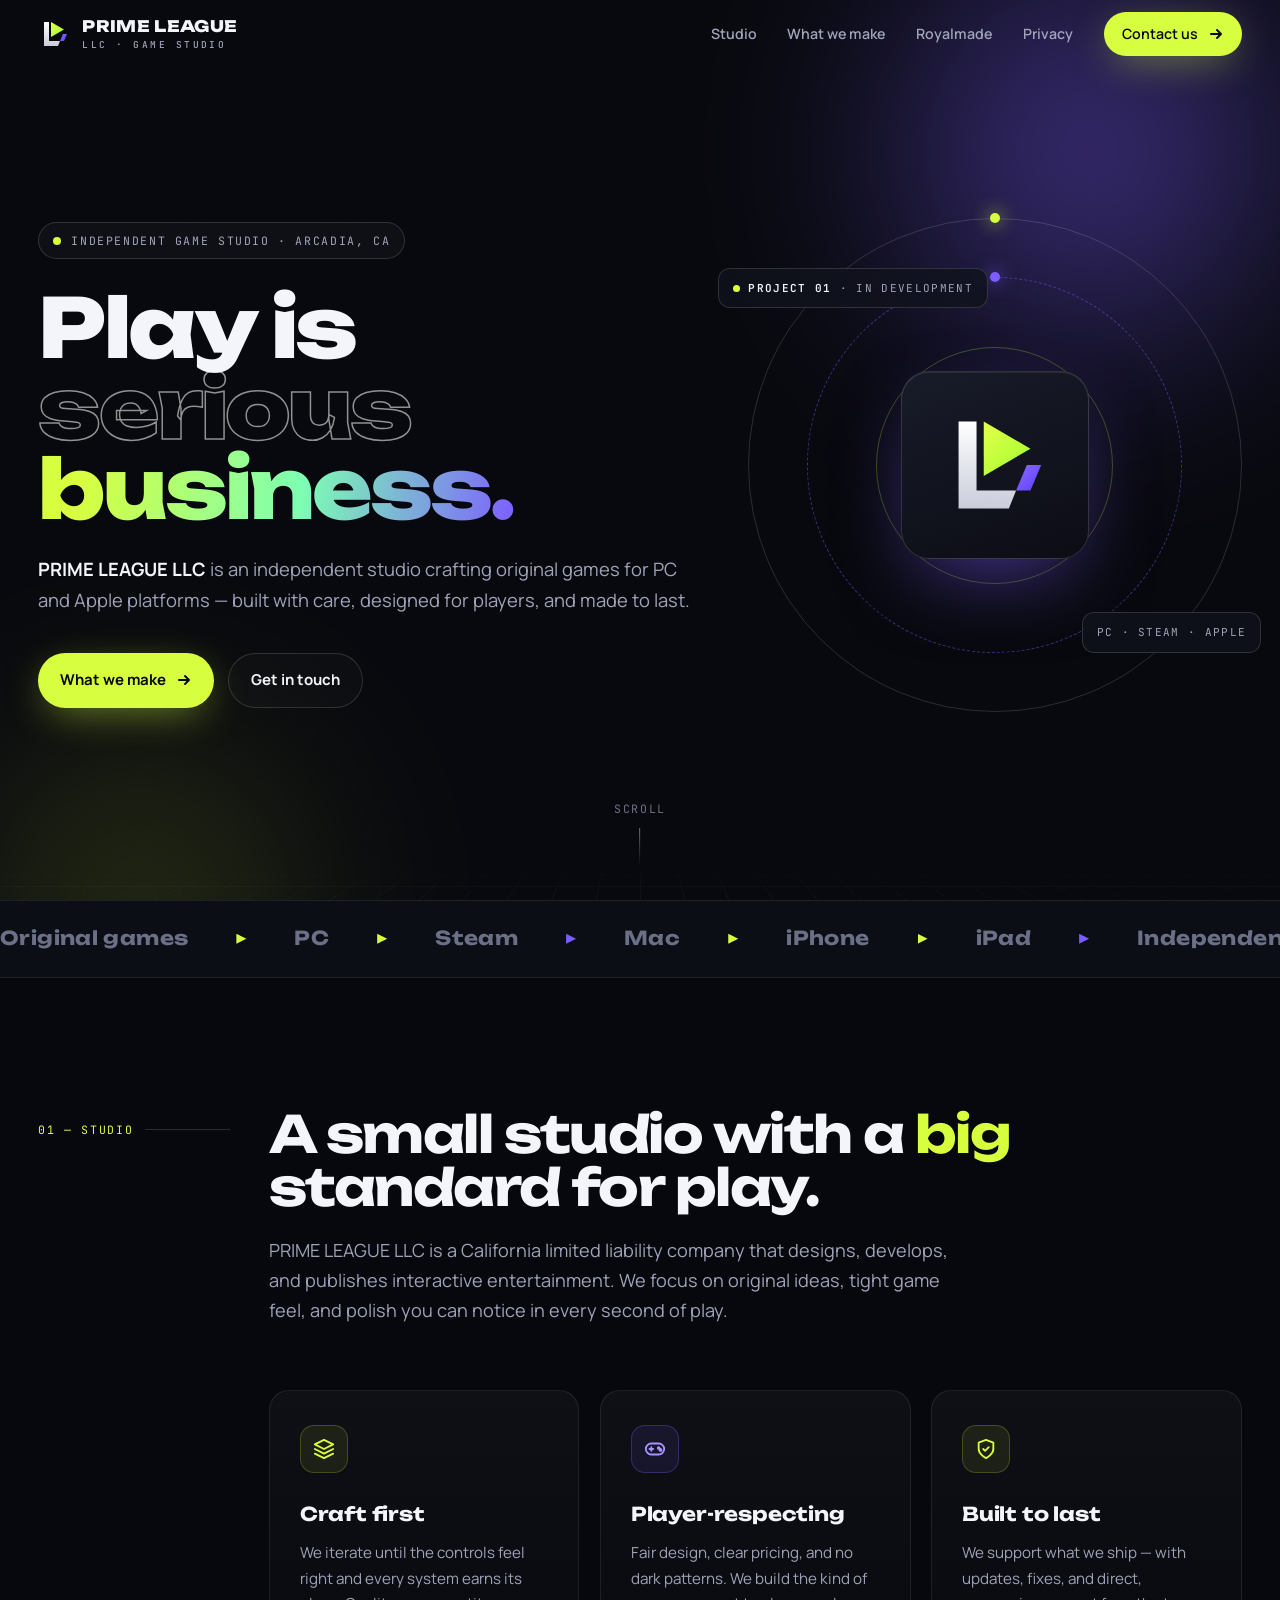
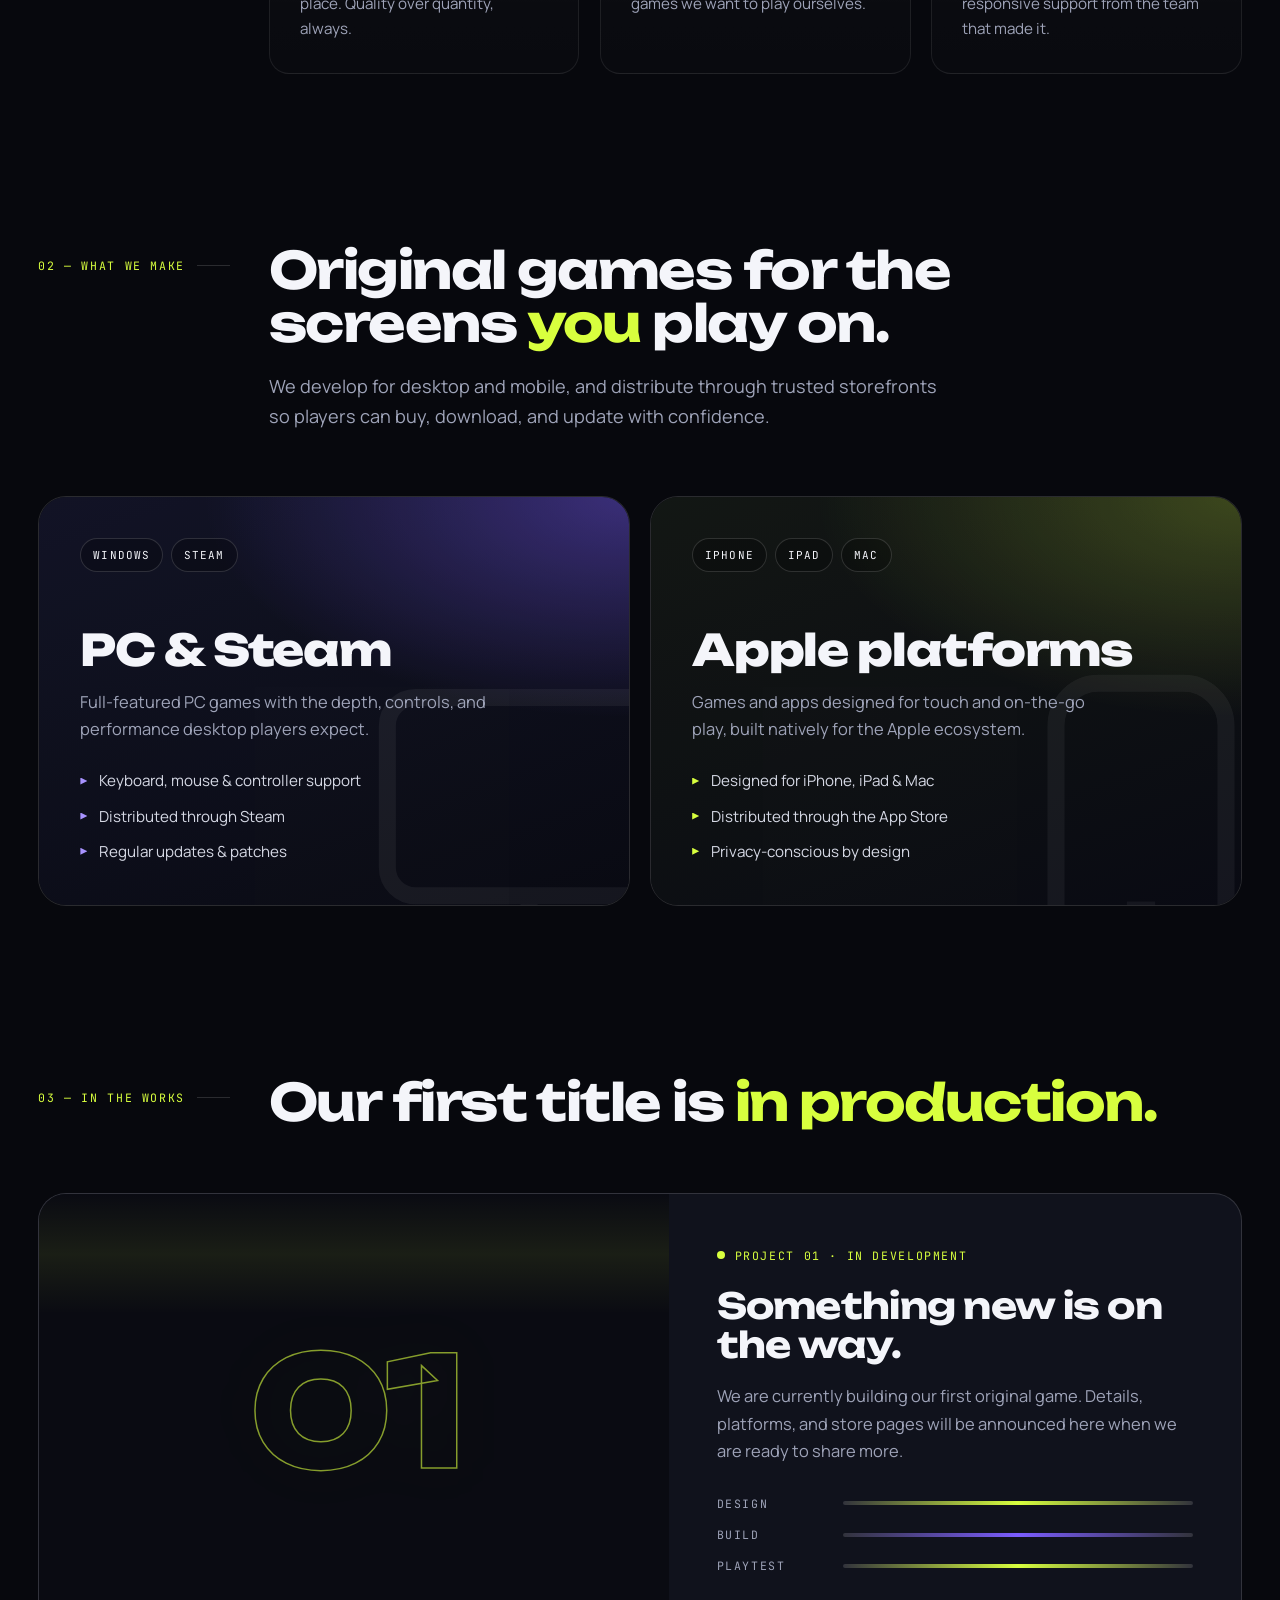
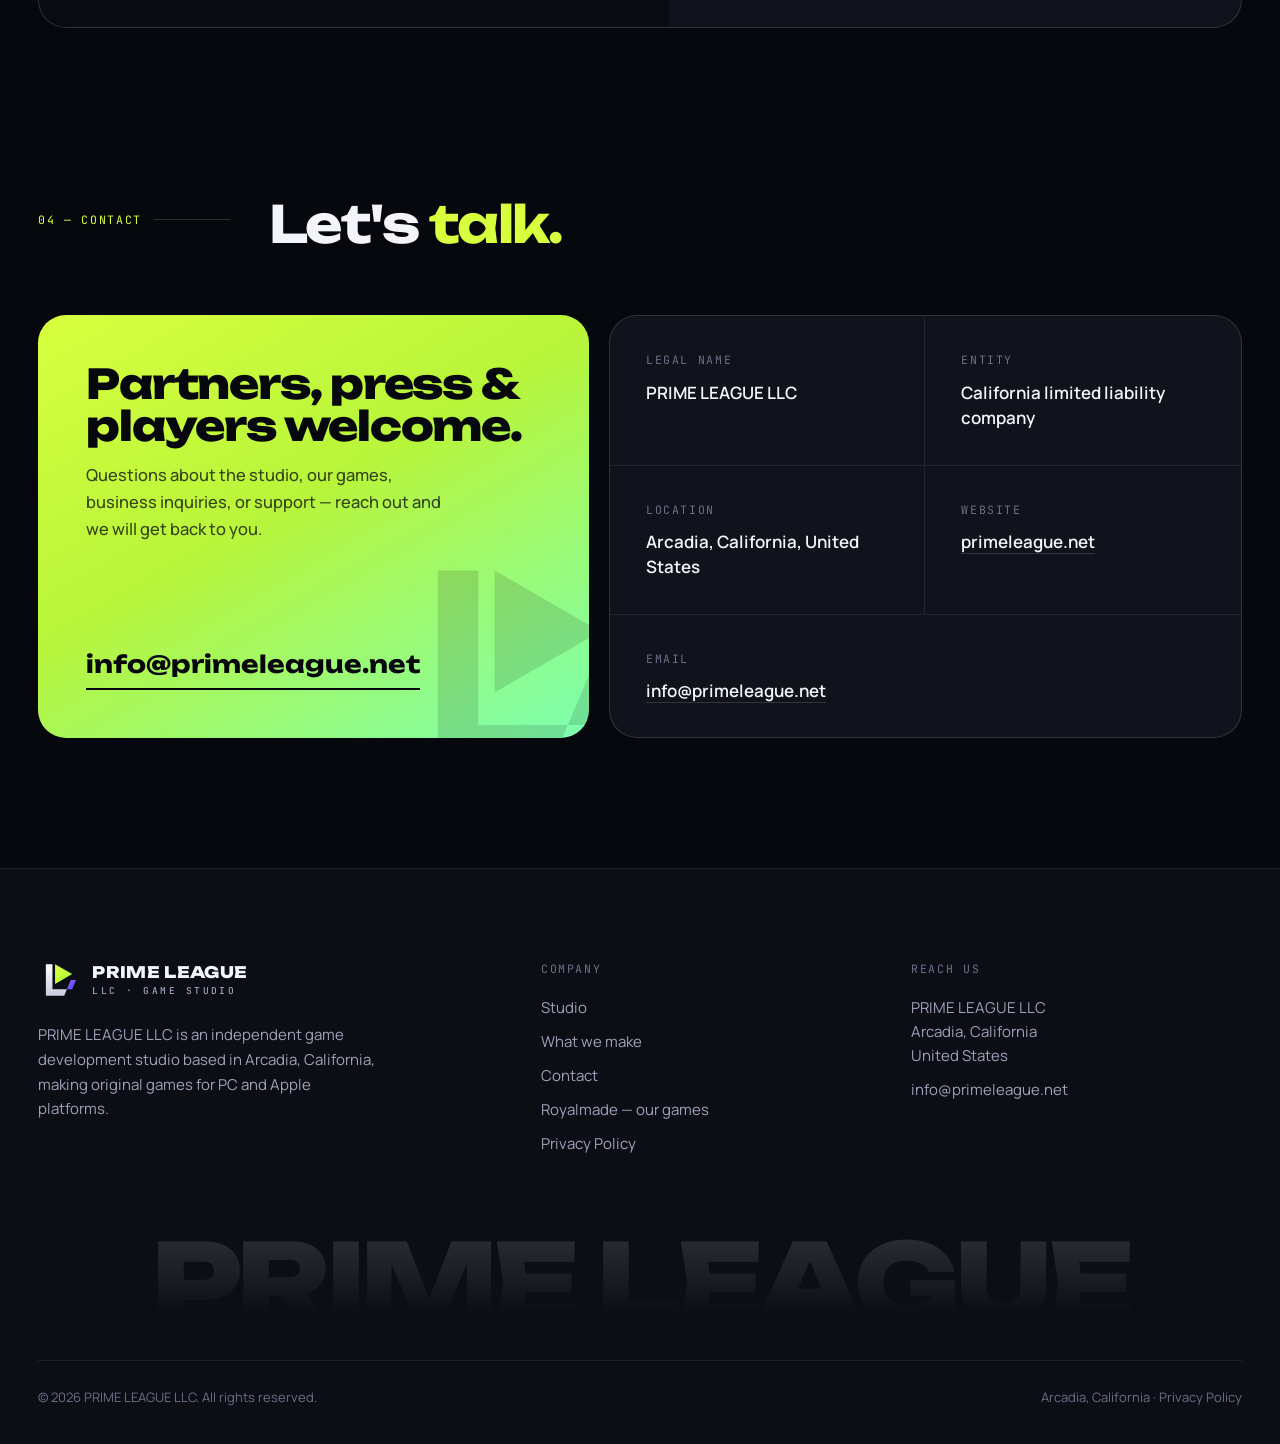
<file: index.html>
<!DOCTYPE html>
<html lang="en" class="no-js">
  <head>
    <meta charset="utf-8">
    <meta name="viewport" content="width=device-width, initial-scale=1">
    <title>PRIME LEAGUE LLC — Independent Game Studio</title>
    <meta name="description" content="PRIME LEAGUE LLC is an independent game development studio in Arcadia, California, creating original games for PC (Steam) and Apple platforms.">
    <meta name="theme-color" content="#07080D">
    <meta property="og:title" content="PRIME LEAGUE LLC — Independent Game Studio">
    <meta property="og:description" content="PRIME LEAGUE LLC is an independent game development studio in Arcadia, California, creating original games for PC (Steam) and Apple platforms.">
    <meta property="og:image" content="https://primeleague.net/og-image.png">
    <meta property="og:url" content="https://primeleague.net/">
    <meta property="og:type" content="website">
    <link rel="icon" href="favicon.svg" type="image/svg+xml">
    <link rel="icon" href="favicon-32.png" sizes="32x32" type="image/png">
    <link rel="apple-touch-icon" href="apple-touch-icon.png">
    <link rel="preconnect" href="https://fonts.googleapis.com">
    <link rel="preconnect" href="https://fonts.gstatic.com" crossorigin>
    <link href="https://fonts.googleapis.com/css2?family=Unbounded:wght@600;700;800&family=Manrope:wght@400;500;600;700&family=JetBrains+Mono:wght@500;600&display=swap" rel="stylesheet">
    <link rel="stylesheet" href="styles.css">
  </head>
  <body>
    <div class="grain" aria-hidden="true"></div>
    <header class="site-header">
      <div class="wrap">
        <a class="brand" href="index.html" aria-label="PRIME LEAGUE LLC — home">
          <img src="logo-mark.svg" alt="" width="34" height="34">
          <span class="brand-name">PRIME LEAGUE<small>LLC · GAME STUDIO</small></span>
        </a>
        <button class="menu-toggle" aria-label="Open menu" aria-expanded="false" aria-controls="site-nav"><span></span><span></span></button>
        <nav class="nav" id="site-nav" aria-label="Primary">
          <a href="index.html#studio">Studio</a>
          <a href="index.html#games">What we make</a>
          <a href="royalmade/">Royalmade</a>
          <a href="privacy.html">Privacy</a>
          <a class="btn btn-primary btn-sm" href="contact.html">Contact us <svg viewBox="0 0 16 16" fill="none" stroke="currentColor" stroke-width="2" stroke-linecap="round" stroke-linejoin="round" aria-hidden="true"><path d="M3 8h10M9 4l4 4-4 4"/></svg></a>
        </nav>
      </div>
    </header>
    <main>
      <section class="hero">
        <div class="hero-bg" aria-hidden="true"><div class="glow glow-a"></div><div class="glow glow-b"></div><div class="floor"></div></div>
        <div class="wrap hero-grid">
          <div>
            <span class="eyebrow mono reveal"><span class="dot"></span>Independent game studio · Arcadia, CA</span>
            <h1 class="reveal d1">Play is <span class="stroke">serious</span><br><span class="hl">business.</span></h1>
            <p class="hero-lead reveal d2"><strong>PRIME LEAGUE LLC</strong> is an independent studio crafting original games for PC and Apple platforms — built with care, designed for players, and made to last.</p>
            <div class="hero-actions reveal d3">
              <a class="btn btn-primary" href="#games">What we make <svg viewBox="0 0 16 16" fill="none" stroke="currentColor" stroke-width="2" stroke-linecap="round" stroke-linejoin="round" aria-hidden="true"><path d="M3 8h10M9 4l4 4-4 4"/></svg></a>
              <a class="btn btn-ghost" href="contact.html">Get in touch</a>
            </div>
          </div>
          <div class="emblem reveal d2" aria-hidden="true">
            <div class="ring"></div><div class="ring"></div><div class="ring"></div>
            <div class="orbit"><i></i></div><div class="orbit o2"><i></i></div>
            <div class="core"><img src="logo-mark.svg" alt=""></div>
            <div class="tag t1"><span class="dot"></span><b>Project 01</b> · in development</div>
            <div class="tag t2">PC · Steam · Apple</div>
          </div>
        </div>
        <div class="scroll-cue mono" aria-hidden="true">Scroll</div>
      </section>

      <div class="marquee" aria-hidden="true"><div class="marquee-track"><span>Original games</span><span>PC</span><span>Steam</span><span>Mac</span><span>iPhone</span><span>iPad</span><span>Independent</span><span>Arcadia, California</span><span>Original games</span><span>PC</span><span>Steam</span><span>Mac</span><span>iPhone</span><span>iPad</span><span>Independent</span><span>Arcadia, California</span></div></div>

      <section class="section" id="studio" aria-labelledby="studio-heading">
        <div class="wrap">
          <div class="sec-head">
            <span class="sec-num mono">01 — Studio</span>
            <div>
              <h2 id="studio-heading" class="reveal">A small studio with a <em>big</em> standard for play.</h2>
              <p class="reveal d1">PRIME LEAGUE LLC is a California limited liability company that designs, develops, and publishes interactive entertainment. We focus on original ideas, tight game feel, and polish you can notice in every second of play.</p>
            </div>
          </div>
          <div class="pillars">
            <article class="pillar reveal"><div class="ico"><svg viewBox="0 0 24 24" fill="none" stroke="currentColor" stroke-width="2" stroke-linecap="round" stroke-linejoin="round"><path d="M12 2 2 7l10 5 10-5-10-5z"/><path d="m2 17 10 5 10-5"/><path d="m2 12 10 5 10-5"/></svg></div><h3>Craft first</h3><p>We iterate until the controls feel right and every system earns its place. Quality over quantity, always.</p></article>
            <article class="pillar reveal d1"><div class="ico"><svg viewBox="0 0 24 24" fill="none" stroke="currentColor" stroke-width="2" stroke-linecap="round" stroke-linejoin="round"><rect x="2" y="6" width="20" height="12" rx="6"/><path d="M6 12h4M8 10v4"/><circle cx="16" cy="11" r="1" fill="currentColor"/><circle cx="18" cy="13" r="1" fill="currentColor"/></svg></div><h3>Player-respecting</h3><p>Fair design, clear pricing, and no dark patterns. We build the kind of games we want to play ourselves.</p></article>
            <article class="pillar reveal d2"><div class="ico"><svg viewBox="0 0 24 24" fill="none" stroke="currentColor" stroke-width="2" stroke-linecap="round" stroke-linejoin="round"><path d="M12 22s8-4 8-10V5l-8-3-8 3v7c0 6 8 10 8 10z"/><path d="m9 12 2 2 4-4"/></svg></div><h3>Built to last</h3><p>We support what we ship — with updates, fixes, and direct, responsive support from the team that made it.</p></article>
          </div>
        </div>
      </section>

      <section class="section" id="games" aria-labelledby="games-heading" style="padding-top:40px">
        <div class="wrap">
          <div class="sec-head">
            <span class="sec-num mono">02 — What we make</span>
            <div>
              <h2 id="games-heading" class="reveal">Original games for the screens <em>you</em> play on.</h2>
              <p class="reveal d1">We develop for desktop and mobile, and distribute through trusted storefronts so players can buy, download, and update with confidence.</p>
            </div>
          </div>
          <div class="platforms">
            <article class="plat plat-pc reveal"><svg class="big" viewBox="0 0 24 24" fill="none" stroke="#fff" stroke-width="1.2"><rect x="2" y="3" width="20" height="14" rx="2"/><path d="M8 21h8M12 17v4"/></svg>
              <div class="chips"><span class="chip">Windows</span><span class="chip">Steam</span></div>
              <div>
                <h3>PC &amp; Steam</h3>
                <p>Full-featured PC games with the depth, controls, and performance desktop players expect.</p>
                <ul><li>Keyboard, mouse &amp; controller support</li><li>Distributed through Steam</li><li>Regular updates &amp; patches</li></ul>
              </div>
            </article>
            <article class="plat plat-apple reveal d1"><svg class="big" viewBox="0 0 24 24" fill="none" stroke="#fff" stroke-width="1.2"><rect x="6" y="2" width="12" height="20" rx="3"/><path d="M11 18h2"/></svg>
              <div class="chips"><span class="chip">iPhone</span><span class="chip">iPad</span><span class="chip">Mac</span></div>
              <div>
                <h3>Apple platforms</h3>
                <p>Games and apps designed for touch and on-the-go play, built natively for the Apple ecosystem.</p>
                <ul><li>Designed for iPhone, iPad &amp; Mac</li><li>Distributed through the App Store</li><li>Privacy-conscious by design</li></ul>
              </div>
            </article>
          </div>
        </div>
      </section>

      <section class="section" id="now" aria-labelledby="now-heading" style="padding-top:40px">
        <div class="wrap">
          <div class="sec-head">
            <span class="sec-num mono">03 — In the works</span>
            <div><h2 id="now-heading" class="reveal">Our first title is <em>in production.</em></h2></div>
          </div>
          <article class="devcard reveal">
            <div class="art" aria-hidden="true"><div class="floor"></div><div class="scan"></div><div class="lock"><div>01</div></div></div>
            <div class="info">
              <span class="status mono"><span class="dot"></span>Project 01 · In development</span>
              <h3>Something new is on the way.</h3>
              <p>We are currently building our first original game. Details, platforms, and store pages will be announced here when we are ready to share more.</p>
              <div class="progress mono" aria-hidden="true">
                <div class="row"><span>Design</span><div class="bar"><i></i></div></div>
                <div class="row"><span>Build</span><div class="bar"><i></i></div></div>
                <div class="row"><span>Playtest</span><div class="bar"><i></i></div></div>
              </div>
            </div>
          </article>
        </div>
      </section>

      <section class="section" id="contact" aria-labelledby="contact-heading" style="padding-top:40px">
        <div class="wrap">
          <div class="sec-head">
            <span class="sec-num mono">04 — Contact</span>
            <div><h2 id="contact-heading" class="reveal">Let's <em>talk.</em></h2></div>
          </div>
          <div class="contact-wrap">
            <div class="cta-card reveal">
              <div><h3>Partners, press &amp; players welcome.</h3><p>Questions about the studio, our games, business inquiries, or support — reach out and we will get back to you.</p></div>
              <a class="mail" href="mailto:info@primeleague.net" data-email>info@primeleague.net</a>
            </div>
            <div class="facts reveal d1">
              <div class="fact"><span class="mono">Legal name</span><p>PRIME LEAGUE LLC</p></div>
              <div class="fact"><span class="mono">Entity</span><p>California limited liability company</p></div>
              <div class="fact"><span class="mono">Location</span><p>Arcadia, California, United States</p></div>
              <div class="fact"><span class="mono">Website</span><p><a href="https://primeleague.net">primeleague.net</a></p></div>
              <div class="fact wide"><span class="mono">Email</span><p><a href="mailto:info@primeleague.net" data-email>info@primeleague.net</a></p></div>
            </div>
          </div>
        </div>
      </section>
    </main>
    <footer class="site-footer">
      <div class="wrap">
        <div class="footer-top">
          <div>
            <a class="brand" href="index.html"><img src="logo-mark.svg" alt="" width="42" height="42"><span class="brand-name">PRIME LEAGUE<small>LLC · GAME STUDIO</small></span></a>
            <p>PRIME LEAGUE LLC is an independent game development studio based in Arcadia, California, making original games for PC and Apple platforms.</p>
          </div>
          <div class="footer-col">
            <span class="mono">Company</span>
            <a href="index.html#studio">Studio</a>
            <a href="index.html#games">What we make</a>
            <a href="contact.html">Contact</a>
            <a href="royalmade/">Royalmade — our games</a>
            <a href="privacy.html">Privacy Policy</a>
          </div>
          <div class="footer-col">
            <span class="mono">Reach us</span>
            <address>PRIME LEAGUE LLC<br>Arcadia, California<br>United States</address>
            <a href="mailto:info@primeleague.net" data-email>info@primeleague.net</a>
          </div>
        </div>
        <div class="footer-giant" aria-hidden="true">PRIME LEAGUE</div>
        <div class="footer-bottom">
          <span>&copy; <span data-year>2026</span> PRIME LEAGUE LLC. All rights reserved.</span>
          <span>Arcadia, California · <a href="privacy.html">Privacy Policy</a></span>
        </div>
      </div>
    </footer>
    <script src="config.js"></script>
    <script src="main.js"></script>
  </body>
</html>
</file>
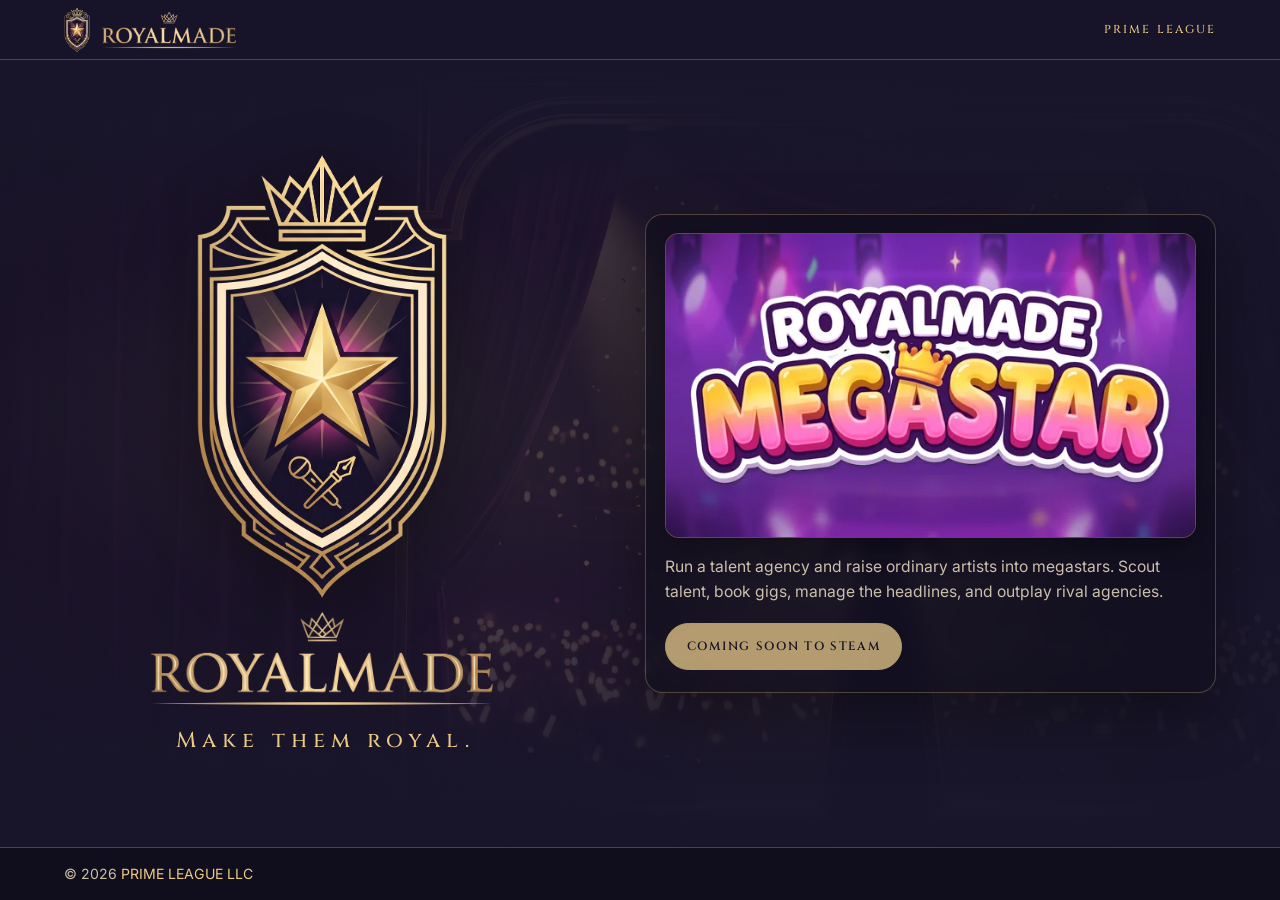
<file: royalmade/index.html>
<!DOCTYPE html>
<html lang="en">
<head>
  <meta charset="utf-8">
  <meta name="viewport" content="width=device-width, initial-scale=1">
  <title>Royalmade — Make them royal.</title>
  <meta name="description" content="Royalmade is a raising-sim series about making stars. The first game, Royalmade: Megastar, is coming to Steam.">
  <meta name="theme-color" content="#18152A">
  <meta name="color-scheme" content="dark">
  <link rel="icon" href="img/favicon.png" type="image/png" sizes="32x32">
  <link rel="apple-touch-icon" href="img/apple-touch-icon.png">
  <link rel="stylesheet" href="styles.css">
</head>
<body>
  <a class="skip" href="#main">Skip to content</a>

  <header class="site-header">
    <div class="wrap header-inner">
      <a class="brand" href="#">
        <img class="brand-crest" src="img/crest.webp" width="56" height="97" alt="">
        <img class="brand-word" src="img/wordmark.webp" width="220" height="64" alt="Royalmade">
      </a>
      <a class="studio-link" href="../">PRIME LEAGUE</a>
    </div>
  </header>

  <main id="main" class="stage">
    <div class="stage-bg" aria-hidden="true"></div>
    <div class="stage-veil" aria-hidden="true"></div>
    <div class="wrap landing">
      <section class="identity">
        <img class="hero-crest" src="img/crest.webp" width="693" height="1200" alt="Royalmade crest">
        <img class="hero-word" src="img/wordmark.webp" width="1600" height="466" alt="">
        <p class="slogan">Make them royal.</p>
      </section>

      <section class="feature" aria-labelledby="game-title">
        <h1 id="game-title" class="sr-only">Royalmade: Megastar</h1>
        <img class="capsule" src="img/megastar-capsule.webp" width="616" height="353" alt="Royalmade: Megastar">
        <p class="pitch">Run a talent agency and raise ordinary artists into megastars. Scout talent, book gigs, manage the headlines, and outplay rival agencies.</p>
        <button type="button" class="btn" disabled aria-disabled="true">Coming soon to Steam</button>
      </section>
    </div>
  </main>

  <footer class="site-footer">
    <div class="wrap footer-inner">
      <p>© 2026 <a href="../">PRIME LEAGUE LLC</a></p>
    </div>
  </footer>
</body>
</html>
</file>
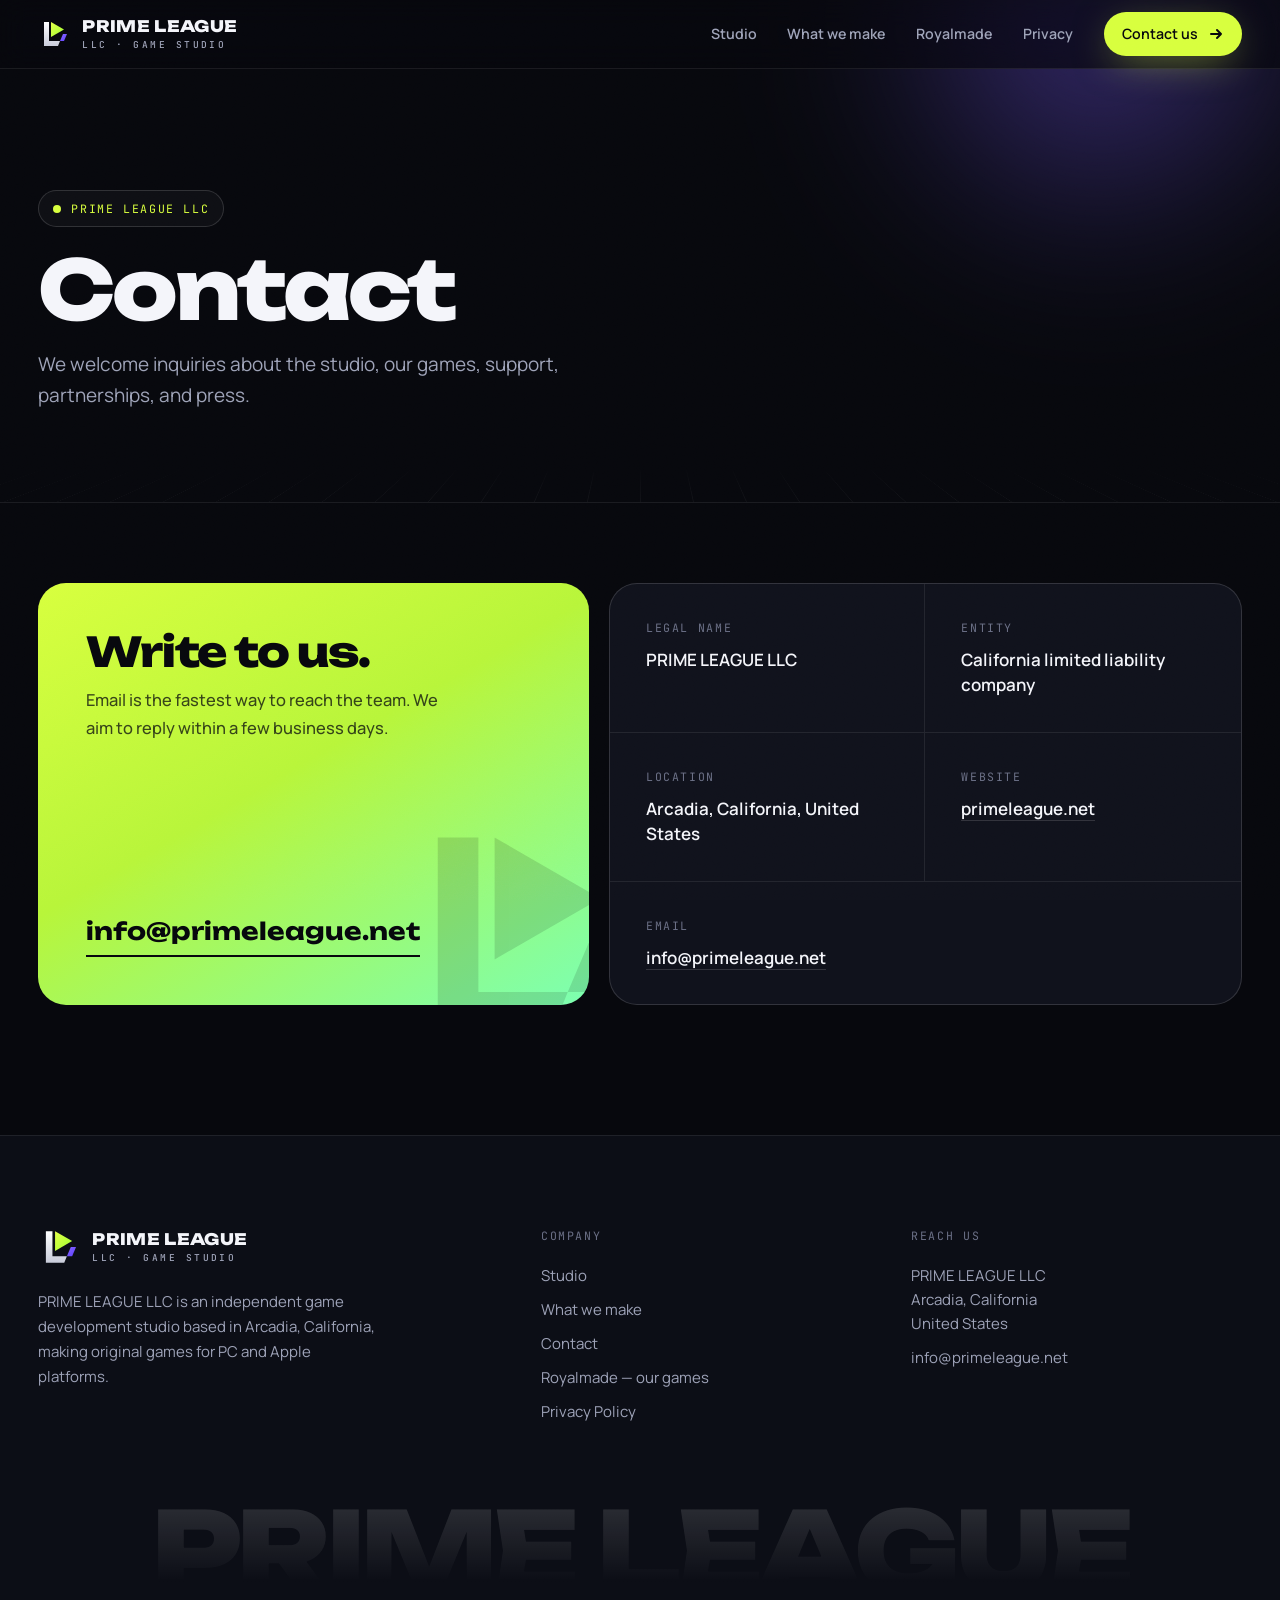
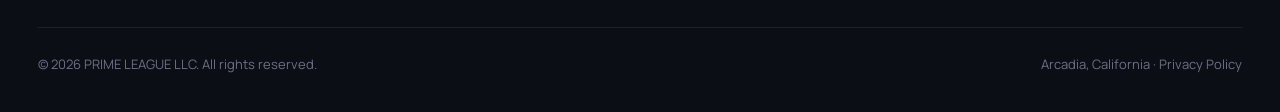
<file: contact.html>
<!DOCTYPE html>
<html lang="en" class="no-js">
  <head>
    <meta charset="utf-8">
    <meta name="viewport" content="width=device-width, initial-scale=1">
    <title>Contact — PRIME LEAGUE LLC</title>
    <meta name="description" content="Contact PRIME LEAGUE LLC, an independent game studio in Arcadia, California.">
    <meta name="theme-color" content="#07080D">
    <meta property="og:title" content="Contact — PRIME LEAGUE LLC">
    <meta property="og:description" content="Contact PRIME LEAGUE LLC, an independent game studio in Arcadia, California.">
    <meta property="og:image" content="https://primeleague.net/og-image.png">
    <meta property="og:url" content="https://primeleague.net/">
    <meta property="og:type" content="website">
    <link rel="icon" href="favicon.svg" type="image/svg+xml">
    <link rel="icon" href="favicon-32.png" sizes="32x32" type="image/png">
    <link rel="apple-touch-icon" href="apple-touch-icon.png">
    <link rel="preconnect" href="https://fonts.googleapis.com">
    <link rel="preconnect" href="https://fonts.gstatic.com" crossorigin>
    <link href="https://fonts.googleapis.com/css2?family=Unbounded:wght@600;700;800&family=Manrope:wght@400;500;600;700&family=JetBrains+Mono:wght@500;600&display=swap" rel="stylesheet">
    <link rel="stylesheet" href="styles.css">
  </head>
  <body>
    <div class="grain" aria-hidden="true"></div>
    <header class="site-header solid">
      <div class="wrap">
        <a class="brand" href="index.html" aria-label="PRIME LEAGUE LLC — home">
          <img src="logo-mark.svg" alt="" width="34" height="34">
          <span class="brand-name">PRIME LEAGUE<small>LLC · GAME STUDIO</small></span>
        </a>
        <button class="menu-toggle" aria-label="Open menu" aria-expanded="false" aria-controls="site-nav"><span></span><span></span></button>
        <nav class="nav" id="site-nav" aria-label="Primary">
          <a href="index.html#studio">Studio</a>
          <a href="index.html#games">What we make</a>
          <a href="royalmade/">Royalmade</a>
          <a href="privacy.html">Privacy</a>
          <a class="btn btn-primary btn-sm" href="contact.html" aria-current="page">Contact us <svg viewBox="0 0 16 16" fill="none" stroke="currentColor" stroke-width="2" stroke-linecap="round" stroke-linejoin="round" aria-hidden="true"><path d="M3 8h10M9 4l4 4-4 4"/></svg></a>
        </nav>
      </div>
    </header>
    <main>
      <header class="page-head">
        <div class="hero-bg" aria-hidden="true" style="position:absolute;inset:0;z-index:-1"><div class="glow glow-a"></div><div class="floor" style="opacity:.6"></div></div>
        <div class="wrap">
          <span class="eyebrow mono"><span class="dot"></span>PRIME LEAGUE LLC</span>
          <h1>Contact</h1>
          <p>We welcome inquiries about the studio, our games, support, partnerships, and press.</p>
        </div>
      </header>
      <section class="section" style="padding-top:80px">
        <div class="wrap">
          <div class="contact-wrap">
            <div class="cta-card">
              <div><h3>Write to us.</h3><p>Email is the fastest way to reach the team. We aim to reply within a few business days.</p></div>
              <a class="mail" href="mailto:info@primeleague.net" data-email>info@primeleague.net</a>
            </div>
            <div class="facts">
              <div class="fact"><span class="mono">Legal name</span><p>PRIME LEAGUE LLC</p></div>
              <div class="fact"><span class="mono">Entity</span><p>California limited liability company</p></div>
              <div class="fact"><span class="mono">Location</span><p>Arcadia, California, United States</p></div>
              <div class="fact"><span class="mono">Website</span><p><a href="https://primeleague.net">primeleague.net</a></p></div>
              <div class="fact wide"><span class="mono">Email</span><p><a href="mailto:info@primeleague.net" data-email>info@primeleague.net</a></p></div>
            </div>
          </div>
        </div>
      </section>
    </main>
    <footer class="site-footer">
      <div class="wrap">
        <div class="footer-top">
          <div>
            <a class="brand" href="index.html"><img src="logo-mark.svg" alt="" width="42" height="42"><span class="brand-name">PRIME LEAGUE<small>LLC · GAME STUDIO</small></span></a>
            <p>PRIME LEAGUE LLC is an independent game development studio based in Arcadia, California, making original games for PC and Apple platforms.</p>
          </div>
          <div class="footer-col">
            <span class="mono">Company</span>
            <a href="index.html#studio">Studio</a>
            <a href="index.html#games">What we make</a>
            <a href="contact.html">Contact</a>
            <a href="royalmade/">Royalmade — our games</a>
            <a href="privacy.html">Privacy Policy</a>
          </div>
          <div class="footer-col">
            <span class="mono">Reach us</span>
            <address>PRIME LEAGUE LLC<br>Arcadia, California<br>United States</address>
            <a href="mailto:info@primeleague.net" data-email>info@primeleague.net</a>
          </div>
        </div>
        <div class="footer-giant" aria-hidden="true">PRIME LEAGUE</div>
        <div class="footer-bottom">
          <span>&copy; <span data-year>2026</span> PRIME LEAGUE LLC. All rights reserved.</span>
          <span>Arcadia, California · <a href="privacy.html">Privacy Policy</a></span>
        </div>
      </div>
    </footer>
    <script src="config.js"></script>
    <script src="main.js"></script>
  </body>
</html>
</file>
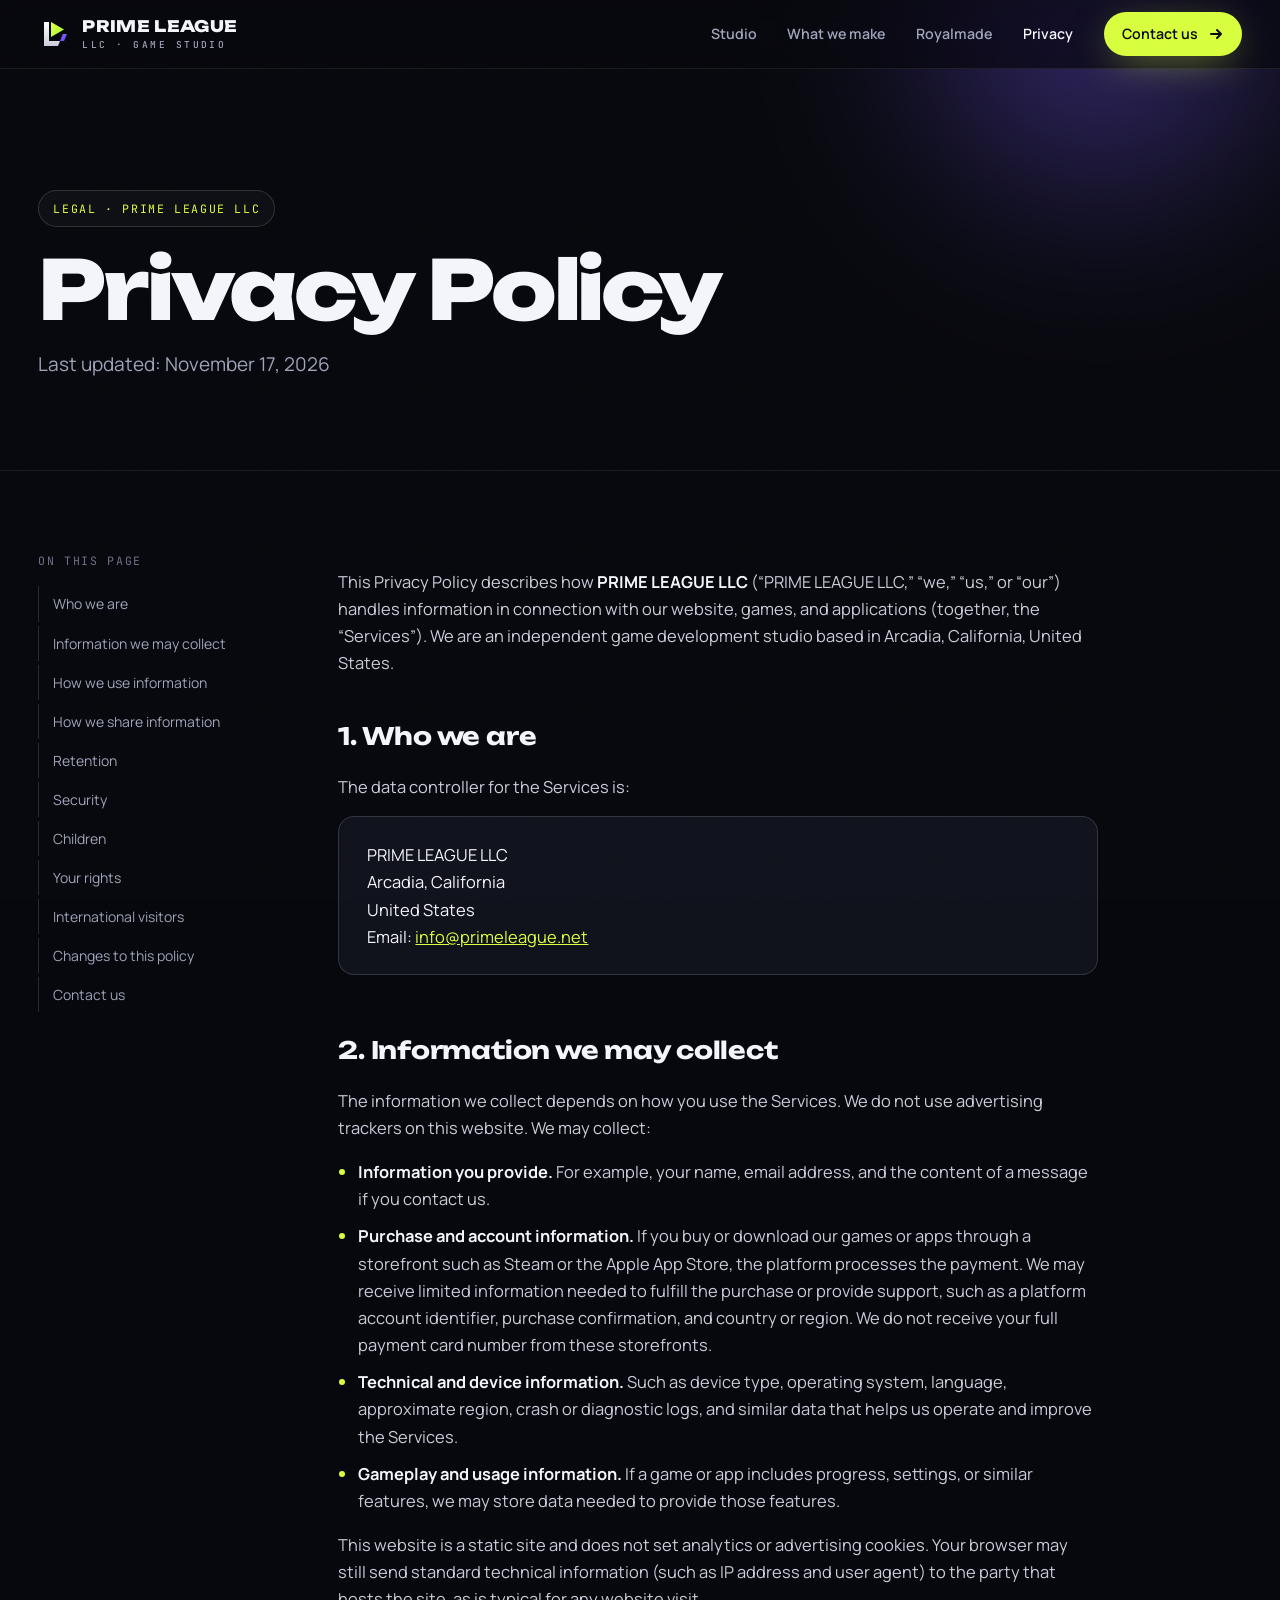
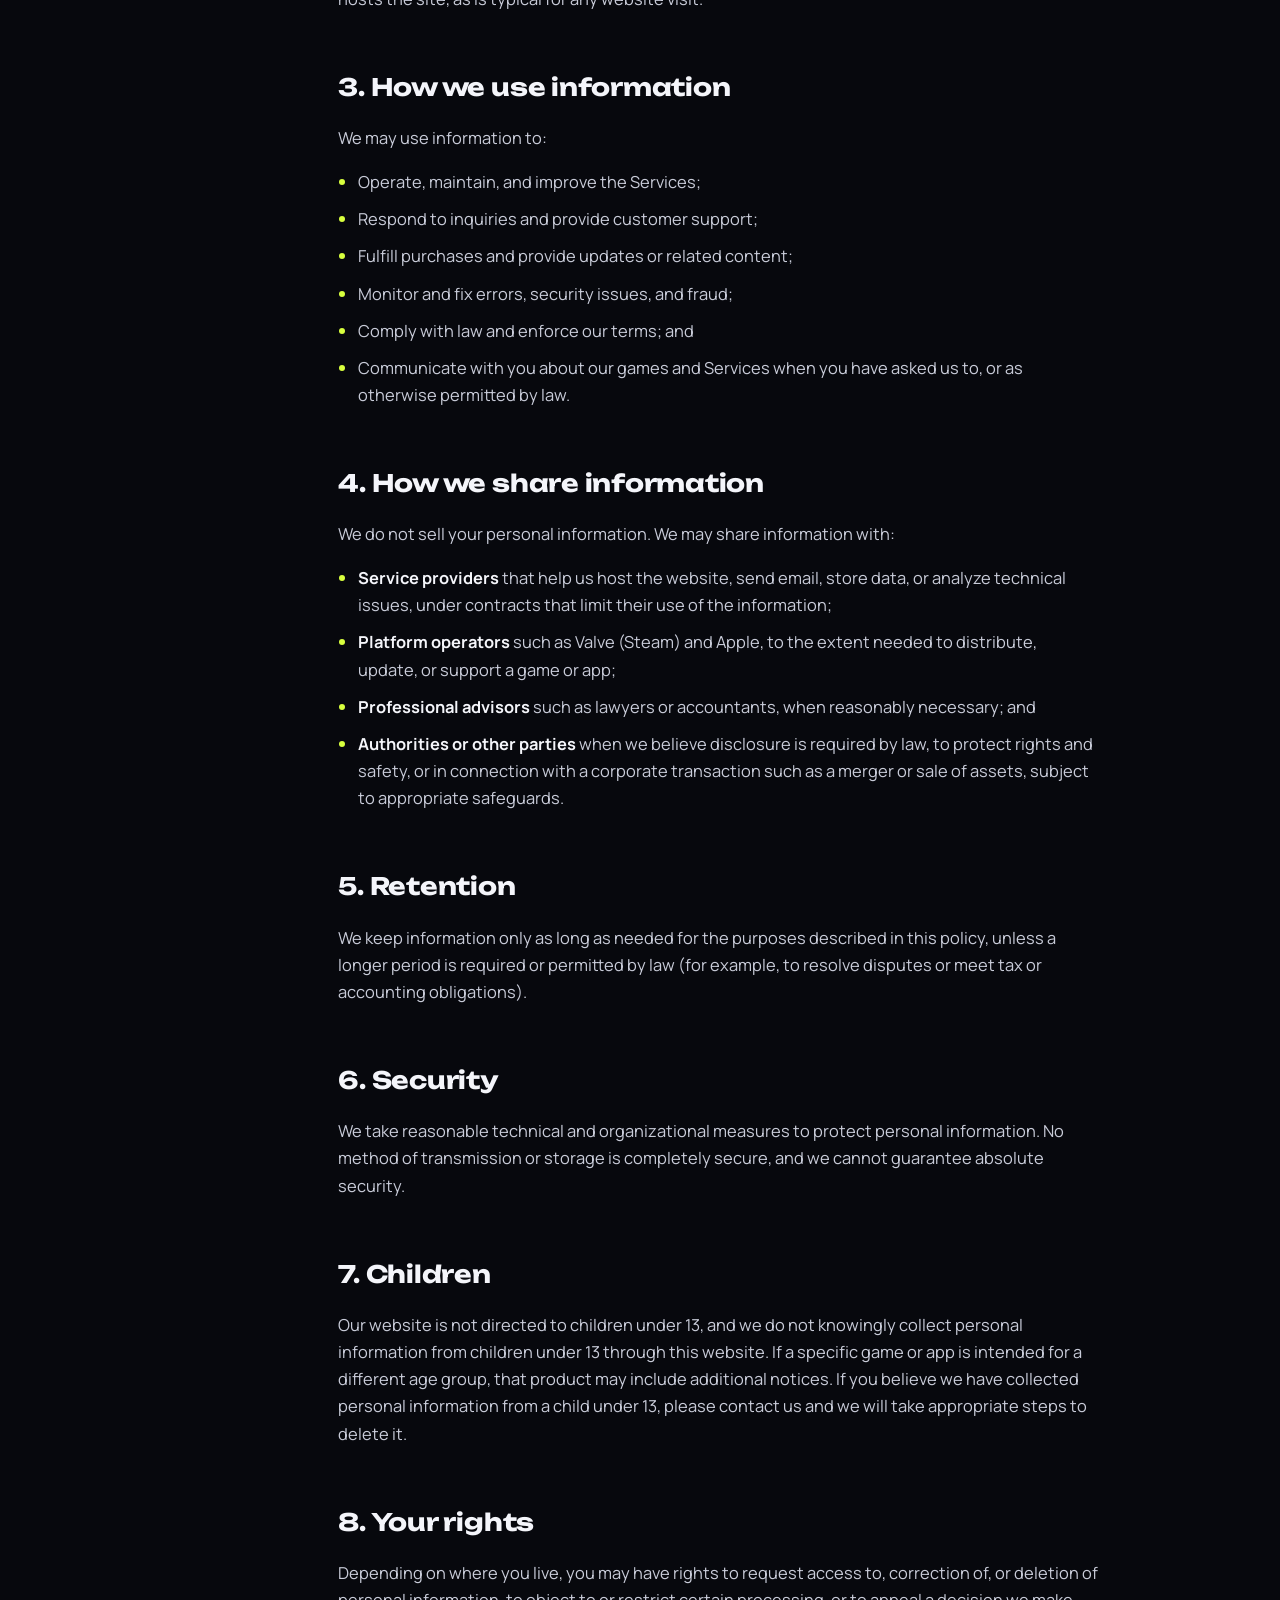
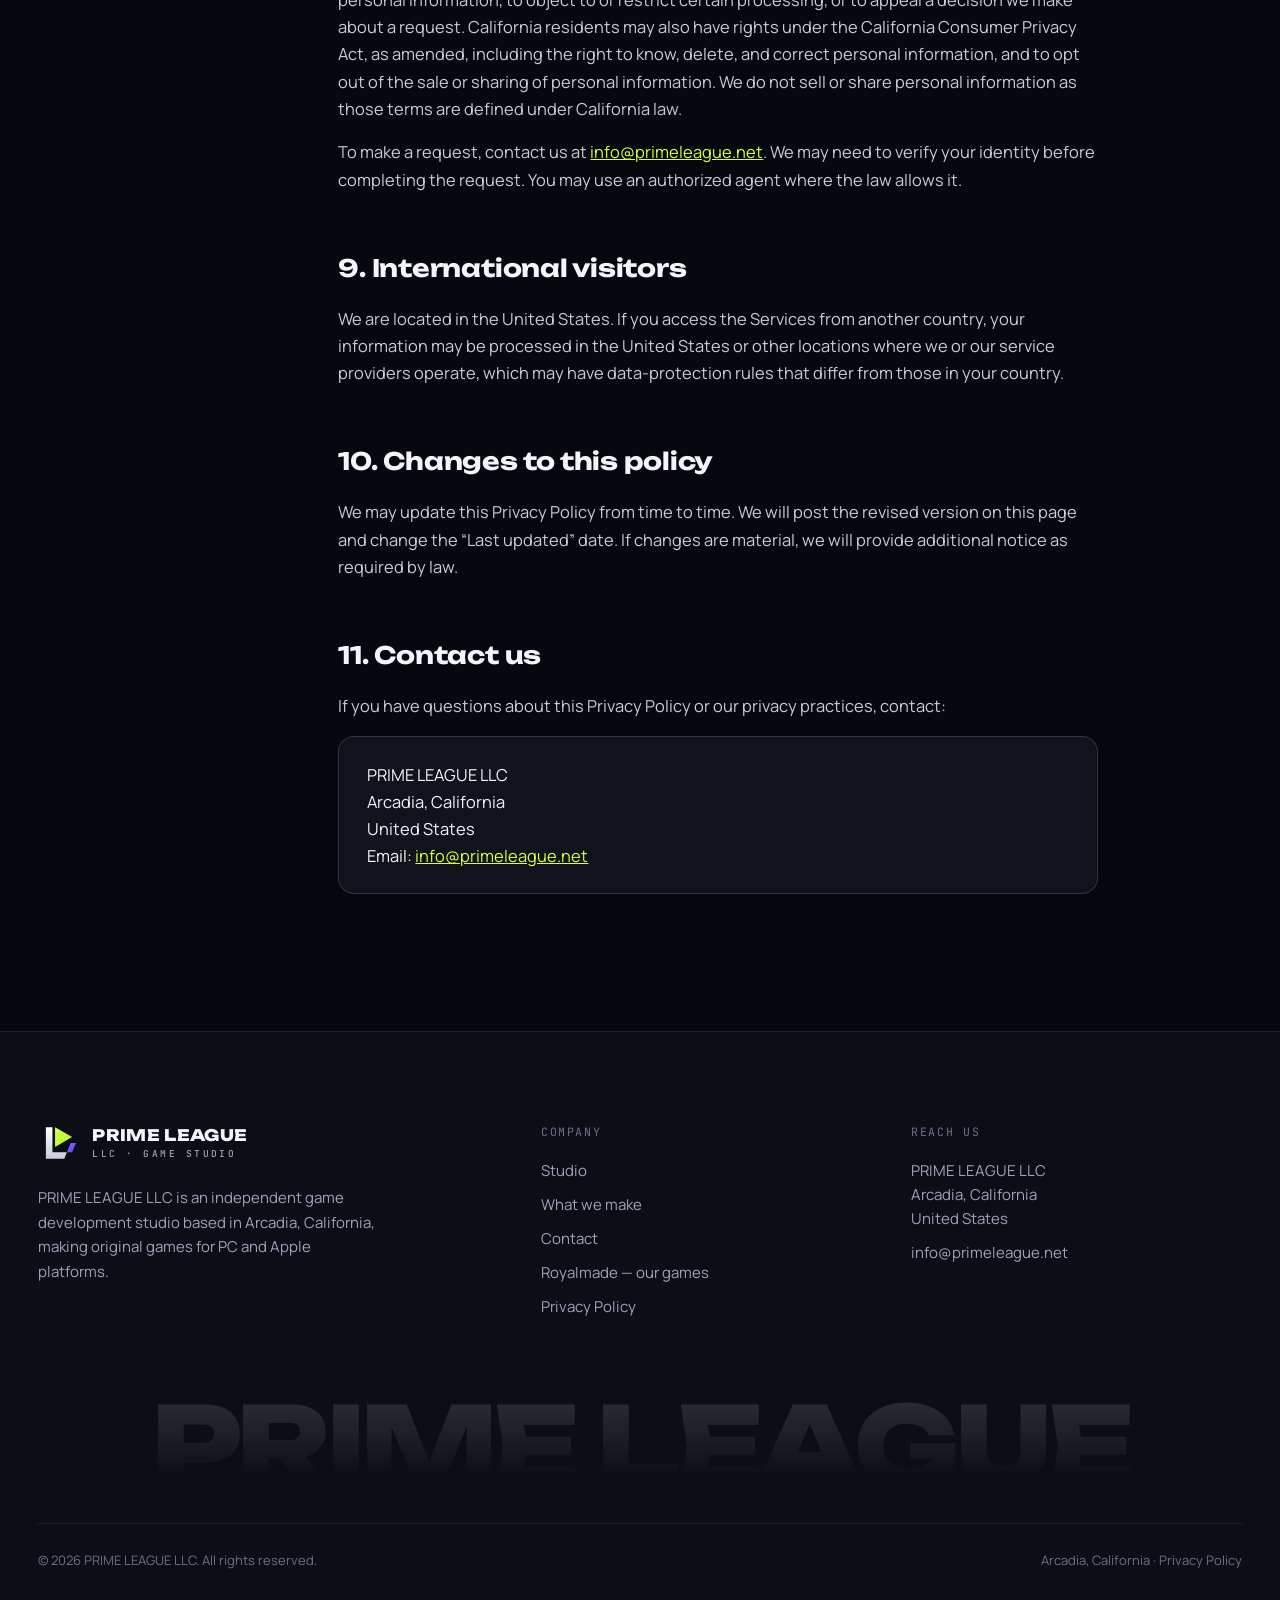
<file: privacy.html>
<!DOCTYPE html>
<html lang="en" class="no-js">
  <head>
    <meta charset="utf-8">
    <meta name="viewport" content="width=device-width, initial-scale=1">
    <title>Privacy Policy — PRIME LEAGUE LLC</title>
    <meta name="description" content="Privacy Policy of PRIME LEAGUE LLC.">
    <meta name="theme-color" content="#07080D">
    <meta property="og:title" content="Privacy Policy — PRIME LEAGUE LLC">
    <meta property="og:description" content="Privacy Policy of PRIME LEAGUE LLC.">
    <meta property="og:image" content="https://primeleague.net/og-image.png">
    <meta property="og:url" content="https://primeleague.net/">
    <meta property="og:type" content="website">
    <link rel="icon" href="favicon.svg" type="image/svg+xml">
    <link rel="icon" href="favicon-32.png" sizes="32x32" type="image/png">
    <link rel="apple-touch-icon" href="apple-touch-icon.png">
    <link rel="preconnect" href="https://fonts.googleapis.com">
    <link rel="preconnect" href="https://fonts.gstatic.com" crossorigin>
    <link href="https://fonts.googleapis.com/css2?family=Unbounded:wght@600;700;800&family=Manrope:wght@400;500;600;700&family=JetBrains+Mono:wght@500;600&display=swap" rel="stylesheet">
    <link rel="stylesheet" href="styles.css">
  </head>
  <body>
    <div class="grain" aria-hidden="true"></div>
    <header class="site-header solid">
      <div class="wrap">
        <a class="brand" href="index.html" aria-label="PRIME LEAGUE LLC — home">
          <img src="logo-mark.svg" alt="" width="34" height="34">
          <span class="brand-name">PRIME LEAGUE<small>LLC · GAME STUDIO</small></span>
        </a>
        <button class="menu-toggle" aria-label="Open menu" aria-expanded="false" aria-controls="site-nav"><span></span><span></span></button>
        <nav class="nav" id="site-nav" aria-label="Primary">
          <a href="index.html#studio">Studio</a>
          <a href="index.html#games">What we make</a>
          <a href="royalmade/">Royalmade</a>
          <a href="privacy.html" aria-current="page">Privacy</a>
          <a class="btn btn-primary btn-sm" href="contact.html">Contact us <svg viewBox="0 0 16 16" fill="none" stroke="currentColor" stroke-width="2" stroke-linecap="round" stroke-linejoin="round" aria-hidden="true"><path d="M3 8h10M9 4l4 4-4 4"/></svg></a>
        </nav>
      </div>
    </header>
    <main>
      <header class="page-head">
        <div class="hero-bg" aria-hidden="true" style="position:absolute;inset:0;z-index:-1"><div class="glow glow-a"></div></div>
        <div class="wrap">
          <span class="eyebrow mono">Legal · PRIME LEAGUE LLC</span>
          <h1>Privacy Policy</h1>
          <p>Last updated: November 17, 2026</p>
        </div>
      </header>
      <div class="wrap prose-wrap">
        <nav class="toc" aria-label="On this page"><span class="mono">On this page</span><a href="#1-who-we-are">Who we are</a><a href="#2-information-we-may-collect">Information we may collect</a><a href="#3-how-we-use-information">How we use information</a><a href="#4-how-we-share-information">How we share information</a><a href="#5-retention">Retention</a><a href="#6-security">Security</a><a href="#7-children">Children</a><a href="#8-your-rights">Your rights</a><a href="#9-international-visitors">International visitors</a><a href="#10-changes-to-this-policy">Changes to this policy</a><a href="#11-contact-us">Contact us</a></nav>
        <article class="prose">
          <p>This Privacy Policy describes how <strong>PRIME LEAGUE LLC</strong> (“PRIME LEAGUE LLC,” “we,” “us,” or “our”) handles information in connection with our website, games, and applications (together, the “Services”). We are an independent game development studio based in Arcadia, California, United States.</p>

          <h2 id="1-who-we-are">1. Who we are</h2>
          <p>The data controller for the Services is:</p>
          <p class="card">
            PRIME LEAGUE LLC<br>
            Arcadia, California<br>
            United States<br>
            Email: <a href="mailto:info@primeleague.net" data-email>info@primeleague.net</a>
          </p>

          <h2 id="2-information-we-may-collect">2. Information we may collect</h2>
          <p>The information we collect depends on how you use the Services. We do not use advertising trackers on this website. We may collect:</p>
          <ul>
            <li><strong>Information you provide.</strong> For example, your name, email address, and the content of a message if you contact us.</li>
            <li><strong>Purchase and account information.</strong> If you buy or download our games or apps through a storefront such as Steam or the Apple App Store, the platform processes the payment. We may receive limited information needed to fulfill the purchase or provide support, such as a platform account identifier, purchase confirmation, and country or region. We do not receive your full payment card number from these storefronts.</li>
            <li><strong>Technical and device information.</strong> Such as device type, operating system, language, approximate region, crash or diagnostic logs, and similar data that helps us operate and improve the Services.</li>
            <li><strong>Gameplay and usage information.</strong> If a game or app includes progress, settings, or similar features, we may store data needed to provide those features.</li>
          </ul>
          <p>This website is a static site and does not set analytics or advertising cookies. Your browser may still send standard technical information (such as IP address and user agent) to the party that hosts the site, as is typical for any website visit.</p>

          <h2 id="3-how-we-use-information">3. How we use information</h2>
          <p>We may use information to:</p>
          <ul>
            <li>Operate, maintain, and improve the Services;</li>
            <li>Respond to inquiries and provide customer support;</li>
            <li>Fulfill purchases and provide updates or related content;</li>
            <li>Monitor and fix errors, security issues, and fraud;</li>
            <li>Comply with law and enforce our terms; and</li>
            <li>Communicate with you about our games and Services when you have asked us to, or as otherwise permitted by law.</li>
          </ul>

          <h2 id="4-how-we-share-information">4. How we share information</h2>
          <p>We do not sell your personal information. We may share information with:</p>
          <ul>
            <li><strong>Service providers</strong> that help us host the website, send email, store data, or analyze technical issues, under contracts that limit their use of the information;</li>
            <li><strong>Platform operators</strong> such as Valve (Steam) and Apple, to the extent needed to distribute, update, or support a game or app;</li>
            <li><strong>Professional advisors</strong> such as lawyers or accountants, when reasonably necessary; and</li>
            <li><strong>Authorities or other parties</strong> when we believe disclosure is required by law, to protect rights and safety, or in connection with a corporate transaction such as a merger or sale of assets, subject to appropriate safeguards.</li>
          </ul>

          <h2 id="5-retention">5. Retention</h2>
          <p>We keep information only as long as needed for the purposes described in this policy, unless a longer period is required or permitted by law (for example, to resolve disputes or meet tax or accounting obligations).</p>

          <h2 id="6-security">6. Security</h2>
          <p>We take reasonable technical and organizational measures to protect personal information. No method of transmission or storage is completely secure, and we cannot guarantee absolute security.</p>

          <h2 id="7-children">7. Children</h2>
          <p>Our website is not directed to children under 13, and we do not knowingly collect personal information from children under 13 through this website. If a specific game or app is intended for a different age group, that product may include additional notices. If you believe we have collected personal information from a child under 13, please contact us and we will take appropriate steps to delete it.</p>

          <h2 id="8-your-rights">8. Your rights</h2>
          <p>Depending on where you live, you may have rights to request access to, correction of, or deletion of personal information, to object to or restrict certain processing, or to appeal a decision we make about a request. California residents may also have rights under the California Consumer Privacy Act, as amended, including the right to know, delete, and correct personal information, and to opt out of the sale or sharing of personal information. We do not sell or share personal information as those terms are defined under California law.</p>
          <p>To make a request, contact us at <a href="mailto:info@primeleague.net" data-email>info@primeleague.net</a>. We may need to verify your identity before completing the request. You may use an authorized agent where the law allows it.</p>

          <h2 id="9-international-visitors">9. International visitors</h2>
          <p>We are located in the United States. If you access the Services from another country, your information may be processed in the United States or other locations where we or our service providers operate, which may have data-protection rules that differ from those in your country.</p>

          <h2 id="10-changes-to-this-policy">10. Changes to this policy</h2>
          <p>We may update this Privacy Policy from time to time. We will post the revised version on this page and change the “Last updated” date. If changes are material, we will provide additional notice as required by law.</p>

          <h2 id="11-contact-us">11. Contact us</h2>
          <p>If you have questions about this Privacy Policy or our privacy practices, contact:</p>
          <p class="card">
            PRIME LEAGUE LLC<br>
            Arcadia, California<br>
            United States<br>
            Email: <a href="mailto:info@primeleague.net" data-email>info@primeleague.net</a>
          </p>
        </article>
      </div>
    </main>
    <footer class="site-footer">
      <div class="wrap">
        <div class="footer-top">
          <div>
            <a class="brand" href="index.html"><img src="logo-mark.svg" alt="" width="42" height="42"><span class="brand-name">PRIME LEAGUE<small>LLC · GAME STUDIO</small></span></a>
            <p>PRIME LEAGUE LLC is an independent game development studio based in Arcadia, California, making original games for PC and Apple platforms.</p>
          </div>
          <div class="footer-col">
            <span class="mono">Company</span>
            <a href="index.html#studio">Studio</a>
            <a href="index.html#games">What we make</a>
            <a href="contact.html">Contact</a>
            <a href="royalmade/">Royalmade — our games</a>
            <a href="privacy.html">Privacy Policy</a>
          </div>
          <div class="footer-col">
            <span class="mono">Reach us</span>
            <address>PRIME LEAGUE LLC<br>Arcadia, California<br>United States</address>
            <a href="mailto:info@primeleague.net" data-email>info@primeleague.net</a>
          </div>
        </div>
        <div class="footer-giant" aria-hidden="true">PRIME LEAGUE</div>
        <div class="footer-bottom">
          <span>&copy; <span data-year>2026</span> PRIME LEAGUE LLC. All rights reserved.</span>
          <span>Arcadia, California · <a href="privacy.html">Privacy Policy</a></span>
        </div>
      </div>
    </footer>
    <script src="config.js"></script>
    <script src="main.js"></script>
  </body>
</html>
</file>
<file: styles.css>
/* PRIME LEAGUE LLC — site styles v2 */
:root{
  --bg:#07080D; --bg-2:#0C0E16; --panel:#10121C; --line:rgba(255,255,255,.08); --line-2:rgba(255,255,255,.14);
  --ink:#F4F5FA; --muted:#9EA3B8; --dim:#6B7086;
  --volt:#D8FF3E; --volt-2:#9DFF2E; --violet:#7B5CFF; --violet-2:#5B3CFF;
  --display:"Unbounded",system-ui,sans-serif; --body:"Manrope",system-ui,-apple-system,"Segoe UI",sans-serif; --mono:"JetBrains Mono",ui-monospace,monospace;
  --wrap:1320px; --r:20px;
}
*{box-sizing:border-box}
html{scroll-behavior:smooth;-webkit-text-size-adjust:100%}
body{margin:0;background:var(--bg);color:var(--ink);font-family:var(--body);font-size:clamp(16px,.35vw + 12px,19px);line-height:1.65;-webkit-font-smoothing:antialiased;overflow-x:hidden}
a{color:inherit}
img,svg{display:block;max-width:100%}
address{font-style:normal}
::selection{background:var(--volt);color:#000}
.wrap{width:min(var(--wrap),100% - clamp(40px,6vw,112px));margin-inline:auto}
.mono{font-family:var(--mono);font-size:clamp(11px,.2vw + 9px,13px);letter-spacing:.14em;text-transform:uppercase}
.grain{position:fixed;inset:0;pointer-events:none;z-index:100;opacity:.05;mix-blend-mode:overlay;
  background-image:url("data:image/svg+xml,%3Csvg xmlns='http://www.w3.org/2000/svg' width='160' height='160'%3E%3Cfilter id='n'%3E%3CfeTurbulence type='fractalNoise' baseFrequency='.9' numOctaves='3' stitchTiles='stitch'/%3E%3C/filter%3E%3Crect width='100%25' height='100%25' filter='url(%23n)'/%3E%3C/svg%3E")}

/* ---------- header ---------- */
.site-header{position:fixed;top:0;left:0;right:0;z-index:50;transition:background .3s,border-color .3s,backdrop-filter .3s;border-bottom:1px solid transparent}
.site-header.scrolled,.site-header.solid{background:rgba(7,8,13,.72);backdrop-filter:blur(14px) saturate(140%);-webkit-backdrop-filter:blur(14px) saturate(140%);border-color:var(--line)}
.site-header .wrap{display:flex;align-items:center;justify-content:space-between;height:clamp(68px,5.2vw,88px)}
.brand{display:flex;align-items:center;gap:12px;text-decoration:none}
.brand img{width:clamp(32px,2.4vw,40px);height:auto}
.brand-name{font-family:var(--display);font-weight:800;font-size:clamp(15px,.3vw + 12px,18px);letter-spacing:.02em;line-height:1}
.brand-name small{display:block;font-family:var(--mono);font-weight:500;font-size:9.5px;letter-spacing:.26em;color:var(--muted);margin-top:5px}
.nav{display:flex;align-items:center;gap:clamp(20px,2.4vw,40px)}
.nav a{text-decoration:none;font-size:clamp(14px,.25vw + 11px,16px);font-weight:600;color:var(--muted);transition:color .2s}
.nav a:hover,.nav a[aria-current=page]{color:var(--ink)}
.nav .btn,.nav .btn:hover,.nav .btn[aria-current=page]{color:#07080D}
.menu-toggle{display:none;background:none;border:1px solid var(--line-2);color:var(--ink);border-radius:10px;width:44px;height:44px;cursor:pointer}
.menu-toggle span{display:block;width:18px;height:2px;background:currentColor;margin:4px auto;transition:transform .25s}

/* ---------- buttons ---------- */
.btn{display:inline-flex;align-items:center;gap:10px;padding:clamp(14px,.9vw,18px) clamp(22px,1.5vw,30px);border-radius:999px;font-weight:700;font-size:clamp(15px,.3vw + 11px,17px);text-decoration:none;transition:transform .2s,box-shadow .2s,background .2s;white-space:nowrap}
.btn svg{width:16px;height:16px;transition:transform .2s}
.btn:hover svg{transform:translateX(3px)}
.btn-primary{background:var(--volt);color:#07080D;box-shadow:0 0 0 0 rgba(216,255,62,.5),0 10px 40px -10px rgba(216,255,62,.55)}
.btn-primary:hover{transform:translateY(-2px);box-shadow:0 0 0 4px rgba(216,255,62,.15),0 16px 50px -10px rgba(216,255,62,.7)}
.btn-ghost{border:1px solid var(--line-2);color:var(--ink);background:rgba(255,255,255,.02)}
.btn-ghost:hover{background:rgba(255,255,255,.07)}
.btn-sm{padding:10px 18px;font-size:14px}

/* ---------- hero ---------- */
.hero{position:relative;min-height:100vh;min-height:100svh;display:flex;align-items:center;padding:140px 0 110px;overflow:hidden;isolation:isolate}
.hero-bg{position:absolute;inset:0;z-index:-1}
.glow{position:absolute;border-radius:50%;filter:blur(90px);opacity:.55}
.glow-a{width:620px;height:620px;background:radial-gradient(circle,var(--violet) 0%,transparent 65%);top:-160px;right:-120px;animation:drift 16s ease-in-out infinite alternate}
.glow-b{width:520px;height:520px;background:radial-gradient(circle,rgba(216,255,62,.55) 0%,transparent 65%);bottom:-260px;left:-120px;opacity:.35;animation:drift 20s ease-in-out infinite alternate-reverse}
@keyframes drift{to{transform:translate(-60px,50px) scale(1.1)}}
.floor{position:absolute;left:-50%;right:-50%;bottom:-10%;height:62%;transform:perspective(600px) rotateX(64deg);transform-origin:bottom;
  background-image:linear-gradient(var(--line-2) 1px,transparent 1px),linear-gradient(90deg,var(--line-2) 1px,transparent 1px);background-size:64px 64px;
  -webkit-mask-image:linear-gradient(to top,#000 0%,transparent 85%);mask-image:linear-gradient(to top,#000 0%,transparent 85%);animation:floor 6s linear infinite}
@keyframes floor{to{background-position:0 64px}}
.hero-grid{display:grid;grid-template-columns:minmax(0,1.2fr) minmax(0,.9fr);gap:clamp(32px,4vw,80px);align-items:center}
.eyebrow{display:inline-flex;align-items:center;gap:10px;padding:8px 14px;border:1px solid var(--line-2);border-radius:999px;background:rgba(255,255,255,.03);color:var(--muted)}
.dot{width:8px;height:8px;border-radius:50%;background:var(--volt);box-shadow:0 0 0 0 rgba(216,255,62,.7);animation:pulse 2s infinite}
@keyframes pulse{70%{box-shadow:0 0 0 10px rgba(216,255,62,0)}100%{box-shadow:0 0 0 0 rgba(216,255,62,0)}}
.hero h1{font-family:var(--display);font-weight:800;font-size:clamp(44px,6.4vw,124px);line-height:.98;letter-spacing:-.035em;margin:28px 0 26px}
.hero h1 .stroke{color:transparent;-webkit-text-stroke:1.5px rgba(255,255,255,.55)}
.hero h1 .hl{background:linear-gradient(100deg,var(--volt) 10%,#7CFFB2 55%,var(--violet) 100%);-webkit-background-clip:text;background-clip:text;color:transparent}
.hero-lead{font-size:clamp(17px,.5vw + 12px,22px);color:var(--muted);max-width:36em;margin:0 0 38px}
.hero-lead strong{color:var(--ink);font-weight:700}
.hero-actions{display:flex;gap:14px;flex-wrap:wrap}

.emblem{position:relative;aspect-ratio:1;max-width:min(540px,100%);margin-left:auto;width:100%}
.emblem .ring{position:absolute;inset:0;border-radius:50%;border:1px solid var(--line-2)}
.emblem .ring:nth-child(2){inset:12%;border-style:dashed;border-color:rgba(123,92,255,.45);animation:spin 40s linear infinite}
.emblem .ring:nth-child(3){inset:26%;border-color:rgba(216,255,62,.25)}
.emblem .orbit{position:absolute;inset:0;animation:spin 14s linear infinite}
.emblem .orbit i{position:absolute;top:-5px;left:50%;width:10px;height:10px;margin-left:-5px;border-radius:50%;background:var(--volt);box-shadow:0 0 18px var(--volt)}
.emblem .orbit.o2{inset:12%;animation-duration:22s;animation-direction:reverse}
.emblem .orbit.o2 i{background:var(--violet);box-shadow:0 0 18px var(--violet)}
@keyframes spin{to{transform:rotate(360deg)}}
.emblem .core{position:absolute;inset:31%;border-radius:28px;background:linear-gradient(160deg,#171A28,#0B0C14);border:1px solid var(--line-2);display:grid;place-items:center;
  box-shadow:0 30px 80px -20px rgba(123,92,255,.55),inset 0 1px 0 rgba(255,255,255,.08);animation:float 6s ease-in-out infinite}
.emblem .core img{width:62%}
@keyframes float{50%{transform:translateY(-12px)}}
.emblem .tag{position:absolute;padding:10px 14px;border-radius:12px;background:rgba(16,18,28,.8);border:1px solid var(--line-2);backdrop-filter:blur(8px);font-family:var(--mono);font-size:11px;letter-spacing:.12em;text-transform:uppercase;color:var(--muted);white-space:nowrap}
.emblem .tag b{color:var(--ink);font-weight:600}
.emblem .t1{top:10%;left:-6%}
.emblem .t2{bottom:12%;right:-4%}
.emblem .tag .dot{display:inline-block;vertical-align:middle;margin-right:8px;width:7px;height:7px}

.scroll-cue{position:absolute;bottom:34px;left:50%;transform:translateX(-50%);color:var(--dim);display:flex;flex-direction:column;align-items:center;gap:10px}
.scroll-cue::after{content:"";width:1px;height:38px;background:linear-gradient(var(--dim),transparent);animation:cue 2s ease-in-out infinite}
@keyframes cue{0%{transform:scaleY(0);transform-origin:top}50%{transform:scaleY(1);transform-origin:top}51%{transform-origin:bottom}100%{transform:scaleY(0);transform-origin:bottom}}

/* ---------- marquee ---------- */
.marquee{border-block:1px solid var(--line);background:var(--bg-2);overflow:hidden;padding:22px 0}
.marquee-track{display:flex;gap:48px;width:max-content;animation:marquee 34s linear infinite}
.marquee span{font-family:var(--display);font-weight:700;font-size:clamp(18px,1.5vw,28px);letter-spacing:.02em;color:var(--dim);display:flex;align-items:center;gap:48px;white-space:nowrap}
.marquee span::after{content:"";width:10px;height:10px;background:var(--volt);clip-path:polygon(0 0,100% 50%,0 100%)}
.marquee span:nth-child(3n)::after{background:var(--violet)}
@keyframes marquee{to{transform:translateX(-50%)}}

/* ---------- sections ---------- */
.section{padding:130px 0;position:relative}
.sec-head{display:grid;grid-template-columns:clamp(150px,15vw,220px) minmax(0,1fr);gap:clamp(24px,3vw,48px);margin-bottom:64px;align-items:start}
.sec-num{color:var(--volt);padding-top:12px;display:flex;align-items:center;gap:12px}
.sec-num::after{content:"";flex:1;height:1px;background:var(--line-2)}
.sec-head h2{font-family:var(--display);font-weight:700;font-size:clamp(32px,4vw,72px);line-height:1.04;letter-spacing:-.03em;margin:0;max-width:18em}
.sec-head h2 em{font-style:normal;color:var(--volt)}
.sec-head p{color:var(--muted);font-size:clamp(17px,.4vw + 13px,21px);max-width:38em;margin:22px 0 0}

/* studio */
.pillars{display:grid;grid-template-columns:repeat(3,minmax(0,1fr));gap:clamp(16px,1.6vw,28px);margin-left:calc(clamp(150px,15vw,220px) + clamp(24px,3vw,48px))}
.pillar{padding:34px 30px 32px;border:1px solid var(--line);border-radius:var(--r);background:linear-gradient(180deg,rgba(255,255,255,.035),rgba(255,255,255,.01));position:relative;overflow:hidden;transition:border-color .3s,transform .3s}
.pillar:hover{border-color:var(--line-2);transform:translateY(-4px)}
.pillar .ico{width:48px;height:48px;border-radius:14px;display:grid;place-items:center;background:rgba(216,255,62,.08);border:1px solid rgba(216,255,62,.2);color:var(--volt);margin-bottom:26px}
.pillar:nth-child(2) .ico{background:rgba(123,92,255,.1);border-color:rgba(123,92,255,.3);color:#A893FF}
.pillar .ico svg{width:22px;height:22px}
.pillar h3{font-family:var(--display);font-size:clamp(18px,.4vw + 14px,22px);font-weight:700;margin:0 0 10px;letter-spacing:-.01em}
.pillar p{margin:0;color:var(--muted);font-size:clamp(15px,.25vw + 12px,17px)}

/* platforms */
.platforms{display:grid;grid-template-columns:repeat(2,minmax(0,1fr));gap:clamp(16px,1.6vw,28px)}
.plat{position:relative;border-radius:28px;padding:clamp(30px,3.2vw,56px);min-height:clamp(380px,32vw,520px);display:flex;flex-direction:column;justify-content:space-between;overflow:hidden;border:1px solid var(--line-2);isolation:isolate}
.plat::before{content:"";position:absolute;inset:0;z-index:-1;opacity:.9}
.plat-pc::before{background:radial-gradient(120% 90% at 100% 0%,rgba(123,92,255,.45),transparent 60%),linear-gradient(160deg,#141629,#0B0C14)}
.plat-apple::before{background:radial-gradient(120% 90% at 100% 0%,rgba(216,255,62,.25),transparent 60%),linear-gradient(160deg,#151A16,#0B0C14)}
.plat .big{position:absolute;right:-70px;bottom:-90px;width:340px;opacity:.05;z-index:-1}
.plat .chips{display:flex;gap:8px;flex-wrap:wrap}
.chip{padding:7px 12px;border-radius:999px;border:1px solid var(--line-2);font-family:var(--mono);font-size:11px;letter-spacing:.1em;text-transform:uppercase;color:var(--ink);background:rgba(0,0,0,.25)}
.plat h3{font-family:var(--display);font-weight:800;font-size:clamp(30px,3.4vw,46px);line-height:1;letter-spacing:-.03em;margin:0 0 16px}
.plat p{color:var(--muted);margin:0;max-width:430px}
.plat ul{list-style:none;padding:0;margin:26px 0 0;display:grid;gap:10px}
.plat li{display:flex;gap:12px;align-items:center;font-size:clamp(15px,.25vw + 12px,17px);color:#D5D8E4}
.plat li::before{content:"";width:7px;height:7px;flex:none;background:var(--volt);clip-path:polygon(0 0,100% 50%,0 100%)}
.plat-pc li::before{background:#A893FF}

/* in development */
.devcard{position:relative;border-radius:28px;border:1px solid var(--line-2);overflow:hidden;display:grid;grid-template-columns:minmax(0,1.1fr) minmax(0,1fr);min-height:clamp(380px,30vw,500px);background:var(--panel)}
.devcard .art{position:relative;overflow:hidden;background:#0A0B12}
.devcard .art .floor{height:80%;bottom:-20%;opacity:.8}
.devcard .art .lock{position:absolute;inset:0;display:grid;place-items:center}
.devcard .art .lock div{font-family:var(--display);font-weight:800;font-size:clamp(90px,12vw,170px);line-height:1;letter-spacing:-.05em;color:transparent;-webkit-text-stroke:1.5px rgba(216,255,62,.6);filter:drop-shadow(0 0 30px rgba(216,255,62,.25))}
.devcard .art .scan{position:absolute;left:0;right:0;height:120px;background:linear-gradient(transparent,rgba(216,255,62,.08),transparent);animation:scan 5s linear infinite}
@keyframes scan{from{top:-120px}to{top:100%}}
.devcard .info{padding:52px 48px;display:flex;flex-direction:column;justify-content:center}
.status{display:inline-flex;align-items:center;gap:10px;color:var(--volt);margin-bottom:22px}
.devcard h3{font-family:var(--display);font-size:clamp(26px,2.8vw,38px);line-height:1.08;letter-spacing:-.02em;margin:0 0 18px}
.devcard p{color:var(--muted);margin:0 0 30px}
.progress{display:grid;gap:12px}
.progress .row{display:grid;grid-template-columns:110px 1fr;align-items:center;gap:16px;color:var(--muted)}
.progress .bar{height:4px;border-radius:4px;background:var(--line-2);position:relative;overflow:hidden}
.progress .bar i{position:absolute;inset:0;background:linear-gradient(90deg,transparent,var(--volt),transparent);animation:load 2.6s ease-in-out infinite}
.progress .row:nth-child(2) .bar i{animation-delay:.6s;background:linear-gradient(90deg,transparent,var(--violet),transparent)}
.progress .row:nth-child(3) .bar i{animation-delay:1.2s}
@keyframes load{from{transform:translateX(-100%)}to{transform:translateX(100%)}}

/* contact */
.contact-wrap{display:grid;grid-template-columns:minmax(0,1fr) minmax(0,1.15fr);gap:clamp(16px,1.6vw,28px)}
.cta-card{border-radius:28px;padding:48px;background:linear-gradient(150deg,var(--volt),#B8F53A 45%,#7CFFB2);color:#07080D;display:flex;flex-direction:column;justify-content:space-between;min-height:380px;position:relative;overflow:hidden}
.cta-card::after{content:"";position:absolute;right:-60px;bottom:-60px;width:260px;height:260px;background:url("logo-mark.svg") center/contain no-repeat;opacity:.12;filter:brightness(0)}
.cta-card h3{font-family:var(--display);font-weight:800;font-size:clamp(30px,3.2vw,44px);line-height:1.02;letter-spacing:-.03em;margin:0 0 14px}
.cta-card p{margin:0;max-width:380px;font-weight:500;color:rgba(7,8,13,.75)}
.cta-card .mail{font-family:var(--display);font-weight:700;font-size:clamp(18px,2vw,24px);text-decoration:none;border-bottom:2px solid #07080D;align-self:flex-start;padding-bottom:4px;position:relative;z-index:1}
.facts{border-radius:28px;border:1px solid var(--line-2);background:var(--panel);display:grid;grid-template-columns:1fr 1fr}
.fact{padding:34px 36px;border-bottom:1px solid var(--line)}
.fact:nth-child(odd){border-right:1px solid var(--line)}
.fact:last-child{border-bottom:0}
.fact.wide{grid-column:1/-1;border-right:0}
.fact .mono{color:var(--dim);display:block;margin-bottom:10px}
.fact p,.fact address{margin:0;font-size:clamp(17px,.3vw + 13px,19px);font-weight:600;line-height:1.5}
.fact a{text-decoration:none;border-bottom:1px solid var(--line-2);transition:border-color .2s,color .2s}
.fact a:hover{color:var(--volt);border-color:var(--volt)}

/* ---------- page head (sub pages) ---------- */
.page-head{position:relative;padding:190px 0 90px;overflow:hidden;isolation:isolate;border-bottom:1px solid var(--line)}
.page-head .glow-a{width:520px;height:520px;top:-240px;right:-80px}
.page-head h1{font-family:var(--display);font-weight:800;font-size:clamp(42px,6.4vw,84px);line-height:1;letter-spacing:-.04em;margin:22px 0 18px}
.page-head p{color:var(--muted);margin:0;max-width:640px;font-size:19px}
.page-head .eyebrow{color:var(--volt)}

/* prose */
.prose-wrap{display:grid;grid-template-columns:240px 1fr;gap:60px;padding:80px 0 120px}
.toc{position:sticky;top:110px;align-self:start;display:grid;gap:4px}
.toc .mono{color:var(--dim);margin-bottom:12px}
.toc a{text-decoration:none;color:var(--muted);font-size:14px;padding:6px 0 6px 14px;border-left:1px solid var(--line-2);transition:color .2s,border-color .2s}
.toc a:hover{color:var(--ink);border-color:var(--volt)}
.prose{max-width:760px;color:#C9CCD9}
.prose h2{font-family:var(--display);font-size:24px;letter-spacing:-.01em;color:var(--ink);margin:56px 0 14px;scroll-margin-top:110px}
.prose h2:first-of-type{margin-top:40px}
.prose a{color:var(--volt)}
.prose strong{color:var(--ink)}
.prose ul{padding-left:20px}
.prose li{margin-bottom:10px}
.prose li::marker{color:var(--volt)}
.prose .card{padding:24px 28px;border:1px solid var(--line-2);border-radius:16px;background:var(--panel);color:var(--ink)}

/* ---------- footer ---------- */
.site-footer{border-top:1px solid var(--line);background:var(--bg-2);padding:90px 0 36px;position:relative;overflow:hidden}
.footer-top{display:grid;grid-template-columns:1.4fr 1fr 1fr;gap:40px;padding-bottom:70px}
.footer-top .brand img{width:42px;height:42px}
.footer-top p{color:var(--muted);font-size:clamp(15px,.2vw + 12px,16px);max-width:340px;margin:22px 0 0}
.footer-col .mono{color:var(--dim);display:block;margin-bottom:18px}
.footer-col a,.footer-col address{display:block;color:var(--muted);text-decoration:none;font-size:clamp(15px,.2vw + 12px,16px);margin-bottom:10px;line-height:1.6}
.footer-col a:hover{color:var(--volt)}
.footer-giant{font-family:var(--display);font-weight:800;font-size:clamp(30px,8.6vw,174px);line-height:.85;letter-spacing:-.05em;white-space:nowrap;text-align:center;
  background:linear-gradient(180deg,rgba(255,255,255,.13),rgba(255,255,255,0) 85%);-webkit-background-clip:text;background-clip:text;color:transparent;margin:0 0 30px;user-select:none}
.footer-bottom{display:flex;justify-content:space-between;gap:20px;flex-wrap:wrap;padding-top:26px;border-top:1px solid var(--line);color:var(--dim);font-size:13px}
.footer-bottom a{color:var(--dim);text-decoration:none}
.footer-bottom a:hover{color:var(--ink)}

/* ---------- reveal ---------- */
.reveal{opacity:0;transform:translateY(28px);transition:opacity .9s cubic-bezier(.2,.7,.2,1),transform .9s cubic-bezier(.2,.7,.2,1)}
.reveal.in{opacity:1;transform:none}
.reveal.d1{transition-delay:.1s}.reveal.d2{transition-delay:.2s}.reveal.d3{transition-delay:.3s}
.no-js .reveal{opacity:1;transform:none}

@media (prefers-reduced-motion:reduce){*,*::before,*::after{animation:none!important;transition:none!important}.reveal{opacity:1;transform:none}}

/* ---------- responsive ----------
   Desktop layout stays multi-column down to ~900px CSS width, so laptops
   with Windows 125%/150% display scaling (1024–1280 CSS px) and narrower
   browser windows still get the desktop design. Single column only on phones
   and small tablets. */
@media (min-width:2000px){
  :root{--wrap:1640px}
  body{font-size:20px}
  .hero h1{font-size:150px}
  .hero-lead{font-size:24px}
  .emblem{max-width:640px}
  .sec-head h2{font-size:84px}
  .sec-head p{font-size:23px}
}
@media (max-width:1180px){
  .pillars{margin-left:0}
  .emblem .t1{left:0}
  .emblem .t2{right:0}
}
@media (max-width:960px){
  .sec-head{grid-template-columns:1fr;gap:16px}
  .sec-num{max-width:220px}
  .footer-top{grid-template-columns:1fr 1fr}
  .footer-top>div:first-child{grid-column:1/-1}
  .prose-wrap{grid-template-columns:1fr;gap:20px;padding-top:50px}
  .toc{position:static;display:none}
}
@media (max-width:820px){
  .hero-grid{grid-template-columns:1fr}
  .emblem{max-width:360px;margin:10px auto 0}
  .platforms,.contact-wrap,.devcard{grid-template-columns:1fr}
  .pillars{grid-template-columns:1fr}
  .devcard .art{min-height:260px}
}
@media (max-width:720px){
  .nav{position:fixed;top:68px;left:0;right:0;flex-direction:column;align-items:stretch;gap:0;padding:12px 24px 28px;background:rgba(7,8,13,.96);backdrop-filter:blur(14px);border-bottom:1px solid var(--line);transform:translateY(-8px);opacity:0;pointer-events:none;transition:.25s}
  .nav a{padding:16px 0;border-bottom:1px solid var(--line);font-size:17px}
  .nav .btn{margin-top:18px;justify-content:center;border:0}
  .nav.open{opacity:1;transform:none;pointer-events:auto}
  .menu-toggle{display:block}
  .menu-toggle[aria-expanded=true] span:first-child{transform:translateY(3px) rotate(45deg)}
  .menu-toggle[aria-expanded=true] span:last-child{transform:translateY(-3px) rotate(-45deg)}
}
@media (max-width:560px){
  body{font-size:16px}
  .wrap{width:calc(100% - 40px)}
  .hero{padding:120px 0 90px}
  .hero-actions .btn{flex:1;justify-content:center}
  .emblem{max-width:300px}
  .emblem .t1{left:-4%;top:4%}
  .emblem .t2{right:-4%;bottom:4%}
  .section{padding:90px 0}
  .sec-head{margin-bottom:40px}
  .plat{padding:30px;min-height:0;gap:60px}
  .devcard .info{padding:34px 28px}
  .cta-card{padding:34px 28px;min-height:320px}
  .facts{grid-template-columns:1fr}
  .fact{padding:24px 28px;border-right:0!important;border-bottom:1px solid var(--line)!important}
  .fact:last-child{border-bottom:0!important}
  .footer-top{grid-template-columns:1fr}
  .scroll-cue{display:none}
  .marquee span{font-size:18px}
  .hero .eyebrow{font-size:10px;letter-spacing:.08em}
  .hero h1{font-size:48px}
}
</file>
<file: royalmade/styles.css>
/* Royalmade landing — self-contained. Palette from 鎏金舞台 / royalmade-brand.md */
@font-face {
  font-family: "Cinzel";
  src: url("fonts/cinzel.woff") format("woff");
  font-weight: 400 900;
  font-style: normal;
  font-display: swap;
}
@font-face {
  font-family: "Inter";
  src: url("fonts/inter.woff") format("woff");
  font-weight: 100 900;
  font-style: normal;
  font-display: swap;
}

:root {
  --velvet: #18152A;
  --velvet-deep: #100e1c;
  --gold: #EBCA84;
  --cream: #FFF1D1;
  --cream-soft: rgba(255, 241, 209, 0.78);
  --cream-mute: rgba(255, 241, 209, 0.58);
  --pink: #FF5CA0;
  --line: rgba(235, 202, 132, 0.28);
  --header-h: 3.75rem;
  --footer-h: 3.25rem;
  --wrap: 72rem;
  --font-display: "Cinzel", "Times New Roman", Times, serif;
  --font-body: "Inter", "Helvetica Neue", Helvetica, Arial, sans-serif;
}

*, *::before, *::after { box-sizing: border-box; }
html, body { margin: 0; padding: 0; }
html { height: 100%; }
body {
  min-height: 100svh;
  display: grid;
  grid-template-rows: auto 1fr auto;
  font-family: var(--font-body);
  font-size: 1.0625rem;
  line-height: 1.6;
  color: var(--cream);
  background: var(--velvet);
  text-rendering: optimizeLegibility;
  -webkit-font-smoothing: antialiased;
}

img { max-width: 100%; height: auto; display: block; }
a { color: var(--gold); text-decoration: none; }
a:hover { color: var(--cream); }
button { font: inherit; }
p { margin: 0; }

.wrap {
  width: min(var(--wrap), calc(100% - 2.5rem));
  margin-inline: auto;
}

.sr-only {
  position: absolute;
  width: 1px; height: 1px;
  padding: 0; margin: -1px;
  overflow: hidden; clip: rect(0,0,0,0);
  white-space: nowrap; border: 0;
}

.skip {
  position: absolute;
  left: 1rem; top: -4rem;
  background: var(--gold);
  color: var(--velvet);
  padding: 0.5rem 0.9rem;
  z-index: 100;
  font-weight: 600;
}
.skip:focus { top: 1rem; }

::selection { background: var(--gold); color: var(--velvet); }
:focus-visible {
  outline: 2px solid var(--gold);
  outline-offset: 3px;
}

/* Header */
.site-header {
  height: var(--header-h);
  border-bottom: 1px solid var(--line);
  background: rgba(24, 21, 42, 0.9);
  backdrop-filter: blur(14px);
  -webkit-backdrop-filter: blur(14px);
  z-index: 5;
}
.header-inner {
  display: flex;
  align-items: center;
  justify-content: space-between;
  height: var(--header-h);
  gap: 1rem;
}
.brand {
  display: flex;
  align-items: center;
  gap: 0.6rem;
  min-width: 0;
}
.brand-crest { width: 26px; height: auto; }
.brand-word { width: 138px; height: auto; }
.studio-link {
  font-family: var(--font-display);
  font-weight: 500;
  font-size: 0.72rem;
  letter-spacing: 0.18em;
  text-transform: uppercase;
  color: var(--gold);
  white-space: nowrap;
}

/* Main stage */
.stage {
  position: relative;
  isolation: isolate;
  display: flex;
  align-items: center;
  min-height: 0;
  overflow: hidden;
}
.stage-bg {
  position: absolute;
  inset: 0;
  background: url("img/stage.webp") center 42% / cover no-repeat;
  opacity: 0.38;
  z-index: -2;
}
.stage-veil {
  position: absolute;
  inset: 0;
  z-index: -1;
  background:
    linear-gradient(to bottom, var(--velvet) 0%, rgba(24,21,42,0.55) 18%, rgba(24,21,42,0.5) 80%, var(--velvet) 100%),
    radial-gradient(ellipse at 30% 45%, rgba(235,202,132,0.14) 0%, rgba(255,92,160,0.05) 32%, rgba(24,21,42,0.82) 72%);
}

.landing {
  display: grid;
  grid-template-columns: minmax(0, 0.95fr) minmax(0, 1.05fr);
  gap: 3.25rem 4rem;
  align-items: center;
  padding: 1.5rem 0;
  width: min(var(--wrap), calc(100% - 3rem));
}

.identity {
  display: flex;
  flex-direction: column;
  align-items: center;
  text-align: center;
}
.hero-crest {
  width: min(16.5rem, 38vh, 100%);
  height: auto;
  filter: drop-shadow(0 16px 36px rgba(0,0,0,0.45));
}
.hero-word {
  width: min(22rem, 100%);
  height: auto;
  margin-top: 0.15rem;
}
.slogan {
  font-family: var(--font-display);
  font-weight: 500;
  font-size: clamp(1.05rem, 1.7vw, 1.45rem);
  letter-spacing: 0.28em;
  text-indent: 0.28em;
  color: var(--gold);
  margin-top: 0.9rem;
}

.feature {
  display: flex;
  flex-direction: column;
  align-items: flex-start;
  gap: 1rem;
  padding: 1.15rem 1.2rem 1.4rem;
  background: rgba(16, 14, 28, 0.62);
  border: 1px solid var(--line);
  border-radius: 1.1rem;
  box-shadow: 0 24px 60px rgba(0,0,0,0.35);
  backdrop-filter: blur(8px);
  -webkit-backdrop-filter: blur(8px);
  max-width: 36rem;
  justify-self: end;
}
.capsule {
  width: 100%;
  border-radius: 0.85rem;
  border: 1px solid var(--line);
  background: #2a1640;
  box-shadow: 0 10px 28px rgba(0,0,0,0.35);
}
.pitch {
  color: var(--cream-soft);
  font-size: 0.98rem;
  line-height: 1.6;
  max-width: 36rem;
}
.btn {
  display: inline-flex;
  align-items: center;
  justify-content: center;
  margin-top: 0.15rem;
  border-radius: 999px;
  padding: 0.8rem 1.3rem;
  border: 1px solid var(--gold);
  background: var(--gold);
  color: var(--velvet);
  font-family: var(--font-display);
  font-weight: 600;
  font-size: 0.75rem;
  letter-spacing: 0.14em;
  text-transform: uppercase;
}
.btn:disabled,
.btn[aria-disabled="true"] {
  cursor: not-allowed;
  opacity: 0.75;
  filter: saturate(0.9);
}

/* Footer */
.site-footer {
  border-top: 1px solid var(--line);
  background: var(--velvet-deep);
  z-index: 5;
}
.footer-inner {
  display: flex;
  align-items: center;
  min-height: var(--footer-h);
}
.footer-inner p {
  font-size: 0.88rem;
  color: var(--cream-soft);
}
.footer-inner a { color: var(--gold); }
.footer-inner a:hover { color: var(--cream); }

@media (max-width: 900px) {
  .landing {
    grid-template-columns: 1fr;
    gap: 1.1rem;
    padding: 0.85rem 0 1.1rem;
    width: min(var(--wrap), calc(100% - 1.6rem));
  }
  .feature {
    justify-self: center;
    width: 100%;
    max-width: 28rem;
    padding: 0.9rem 0.95rem 1.05rem;
    gap: 0.7rem;
  }
  .hero-crest { width: min(9.25rem, 36vw); }
  .hero-word { width: min(15.5rem, 76vw); }
  .slogan { letter-spacing: 0.2em; text-indent: 0.2em; margin-top: 0.55rem; }
  .pitch { font-size: 0.92rem; }
  .btn { width: 100%; }
  body { grid-template-rows: auto auto auto; }
  .stage { overflow: visible; }
}

@media (max-width: 480px) {
  .brand-word { width: 118px; }
  .wrap, .landing { width: min(var(--wrap), calc(100% - 1.4rem)); }
}

@media (prefers-reduced-motion: reduce) {
  *, *::before, *::after {
    animation: none !important;
    transition: none !important;
  }
}

@media print {
  .stage-bg, .stage-veil { display: none; }
  body { background: #fff; color: #221; }
}
</file>
